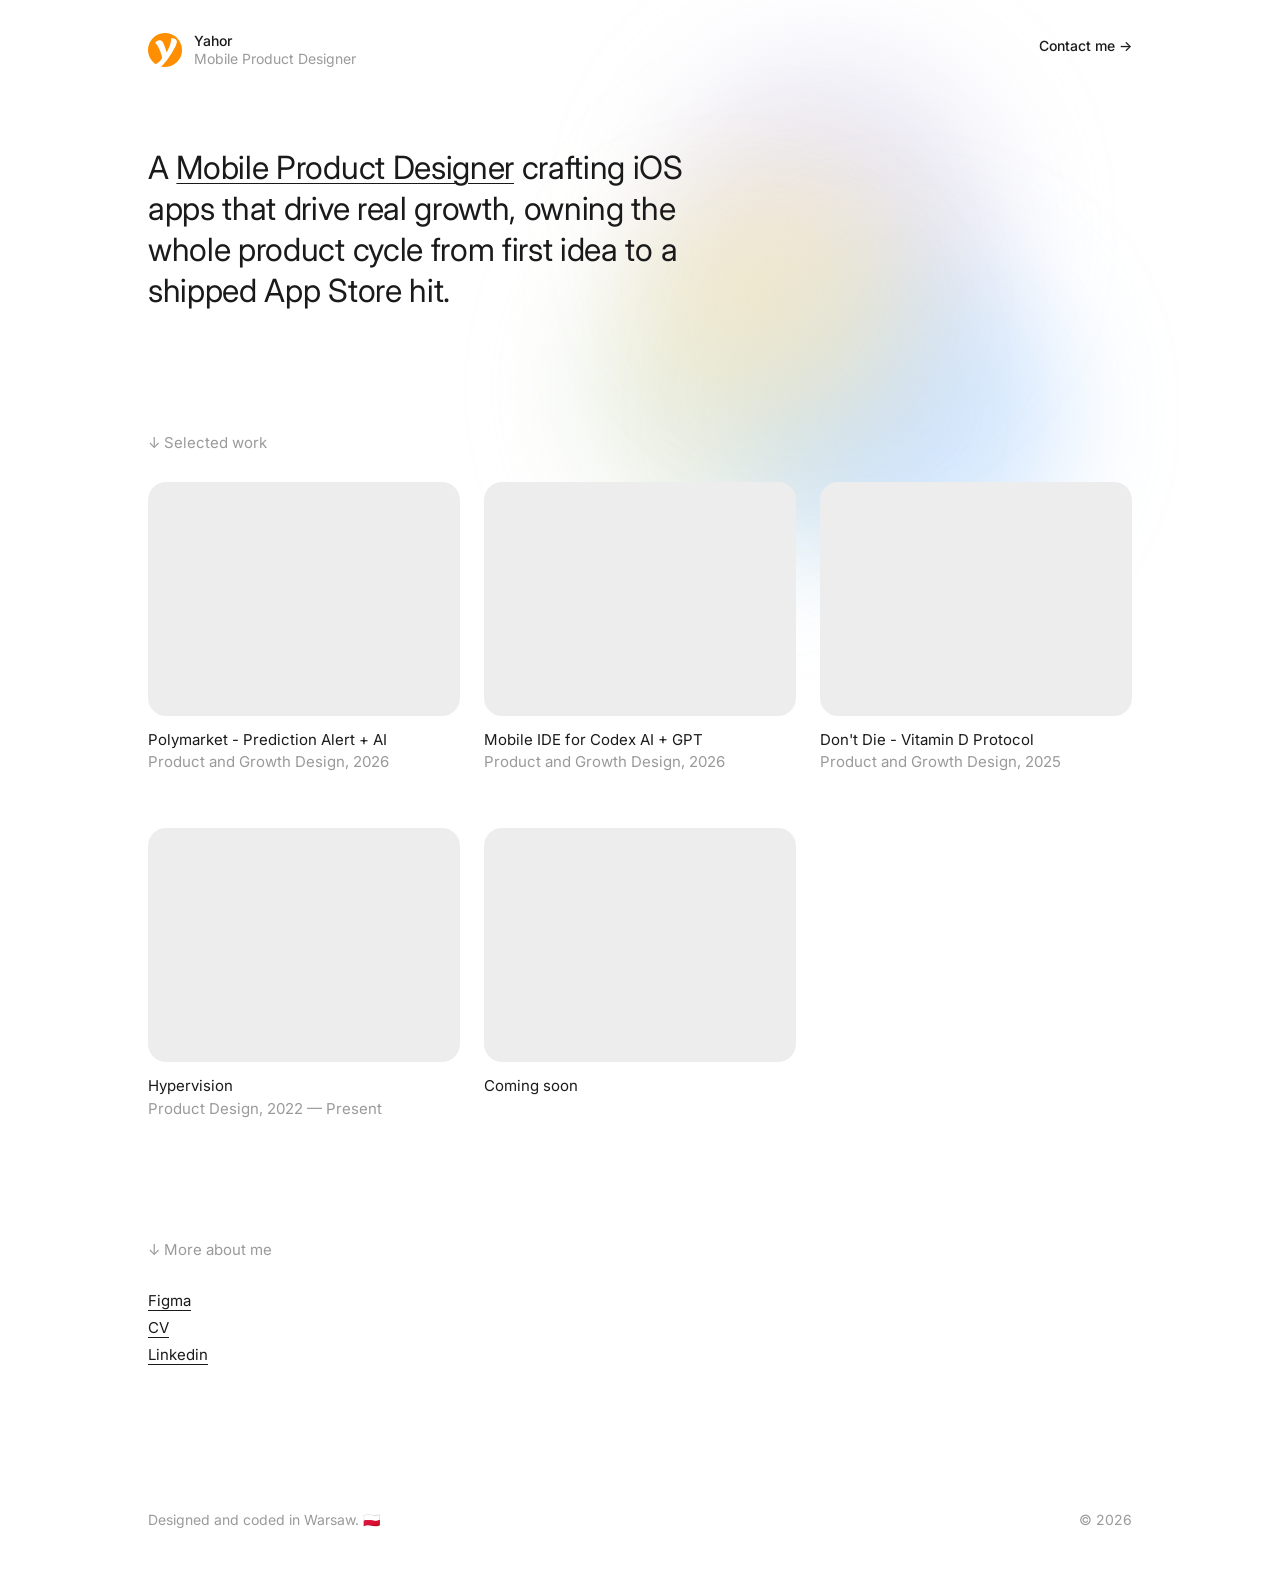
<file: index.html>
<!DOCTYPE html>
<html lang="ru">
<head>
  <meta charset="UTF-8" />
  <meta name="viewport" content="width=device-width, initial-scale=1.0" />
  <title>Yahor — iOS Growth Product Designer | Mobile App Design Portfolio</title>
  <meta name="description" content="iOS and mobile product designer specializing in growth design, conversion optimization, and app store success. Explore case studies in prediction markets, developer tools, health apps, and enterprise B2B platforms." />
  <meta name="keywords" content="iOS designer, mobile product designer, growth designer, app design, UX UI designer, conversion optimization, A/B testing, product design portfolio" />
  <meta name="author" content="Yahor Vasileuski" />
  <meta property="og:title" content="Yahor — iOS Growth Product Designer" />
  <meta property="og:description" content="Mobile product designer crafting iOS apps that drive real growth. Specializing in onboarding, monetization, and user retention." />
  <meta property="og:type" content="website" />
  <meta property="og:url" content="https://yahorvdesign.com" />
  <meta property="og:image" content="https://yahorvdesign.com/og-image.svg" />
  <meta property="og:image:width" content="1200" />
  <meta property="og:image:height" content="630" />
  <meta name="twitter:title" content="Yahor — iOS Growth Product Designer" />
  <meta name="twitter:description" content="Mobile product designer specializing in growth, conversion optimization, and app store success." />
  <meta name="viewport" content="width=device-width, initial-scale=1.0, viewport-fit=cover" />

  <link rel="icon" type="image/svg+xml" href="favicon.svg" />

  <link rel="preconnect" href="https://fonts.googleapis.com" />
  <link rel="preconnect" href="https://fonts.gstatic.com" crossorigin />
  <link href="https://fonts.googleapis.com/css2?family=Inter:wght@400;500&display=swap" rel="stylesheet" />

  <link rel="stylesheet" href="css/style.css" />

  <!-- Google tag (gtag.js) -->
  <script async src="https://www.googletagmanager.com/gtag/js?id=G-53ZBM9MT7W"></script>
  <script>
    window.dataLayer = window.dataLayer || [];
    function gtag(){dataLayer.push(arguments);}
    gtag('js', new Date());

    gtag('config', 'G-53ZBM9MT7W');
  </script>
</head>
<body>
  <div class="container">

    <!-- Header -->
    <header class="site-header" data-reveal>
      <a href="index.html" class="brand">
        <img src="logo.svg" alt="Yahor" class="brand__logo" />
        <span class="brand__text">
          <span class="brand__name">Yahor</span>
          <span class="brand__role">Mobile Product Designer</span>
        </span>
      </a>

      <nav class="nav">
        <a href="mailto:egorvasil123@gmail.com">Contact me <span class="arrow">→</span></a>
      </nav>
    </header>

    <!-- Intro -->
    <section class="intro" id="information" data-reveal>
      <!-- Animated background effect -->
      <svg class="intro__gradient" viewBox="0 0 600 600" xmlns="http://www.w3.org/2000/svg">
        <defs>
          <filter id="blur" x="-100%" y="-100%" width="300%" height="300%">
            <feGaussianBlur in="SourceGraphic" stdDeviation="50" />
          </filter>
        </defs>

        <!-- Animated blobs -->
        <circle class="blob blob-1" cx="320" cy="220" r="140" fill="#D9D7F0" opacity="0.6" filter="url(#blur)" />
        <circle class="blob blob-2" cx="240" cy="360" r="130" fill="#D7E3D0" opacity="0.55" filter="url(#blur)" />
        <circle class="blob blob-3" cx="380" cy="380" r="135" fill="#B4D6FD" opacity="0.6" filter="url(#blur)" />
        <circle class="blob blob-4" cx="280" cy="280" r="120" fill="#FDEAB9" opacity="0.55" filter="url(#blur)" />
      </svg>

      <h1 class="intro__text">
        A <a href="#" class="intro__link">Mobile Product Designer</a> crafting
        iOS apps that drive real growth, owning the whole product cycle from
        first idea to a shipped App Store hit.
      </h1>
    </section>

    <!-- Selected work -->
    <section class="work" id="lab">
      <h2 class="section-label" data-reveal><span class="arrow">↓</span> Selected work</h2>

      <div class="grid">

        <article class="project" data-reveal>
          <a href="project-1.html" class="project__media">
            <span class="placeholder"></span>
          </a>
          <div class="project__meta">
            <h3 class="project__title">Polymarket - Prediction Alert + AI</h3>
            <p class="project__info">Product and Growth Design, 2026</p>
          </div>
        </article>

        <article class="project" data-reveal>
          <a href="project-2.html" class="project__media">
            <span class="placeholder"></span>
          </a>
          <div class="project__meta">
            <h3 class="project__title">Mobile IDE for Codex AI + GPT</h3>
            <p class="project__info">Product and Growth Design, 2026</p>
          </div>
        </article>

        <article class="project" data-reveal>
          <a href="project-3.html" class="project__media">
            <span class="placeholder"></span>
          </a>
          <div class="project__meta">
            <h3 class="project__title">Don't Die - Vitamin D Protocol</h3>
            <p class="project__info">Product and Growth Design, 2025</p>
          </div>
        </article>

        <article class="project" data-reveal>
          <a href="project-4.html" class="project__media">
            <span class="placeholder"></span>
          </a>
          <div class="project__meta">
            <h3 class="project__title">Hypervision</h3>
            <p class="project__info">Product Design, 2022 — Present</p>
          </div>
        </article>

        <article class="project coming-soon" data-reveal>
          <div class="project__media">
            <span class="placeholder"></span>
          </div>
          <div class="project__meta">
            <h3 class="project__title">Coming soon</h3>
          </div>
        </article>

      </div>
    </section>

    <!-- More about me -->
    <section class="contact" id="contact" data-reveal>
      <h2 class="section-label"><span class="arrow">↓</span> More about me</h2>
      <ul class="contact__links">
        <li><a href="https://www.figma.com/@yahorv" target="_blank" rel="noopener">Figma</a></li>
        <li><a href="#" target="_blank" rel="noopener">CV</a></li>
        <li><a href="https://www.linkedin.com/in/yahorvasileuski/" target="_blank" rel="noopener">Linkedin</a></li>
      </ul>
    </section>

    <!-- Footer -->
    <footer class="site-footer" data-reveal>
      <p>Designed and coded in Warsaw. 🇵🇱</p>
      <p>© 2026</p>
    </footer>

  </div>

  <script src="https://code.jquery.com/jquery-3.7.1.min.js"></script>
  <script src="js/main.js"></script>
</body>
</html>
</file>
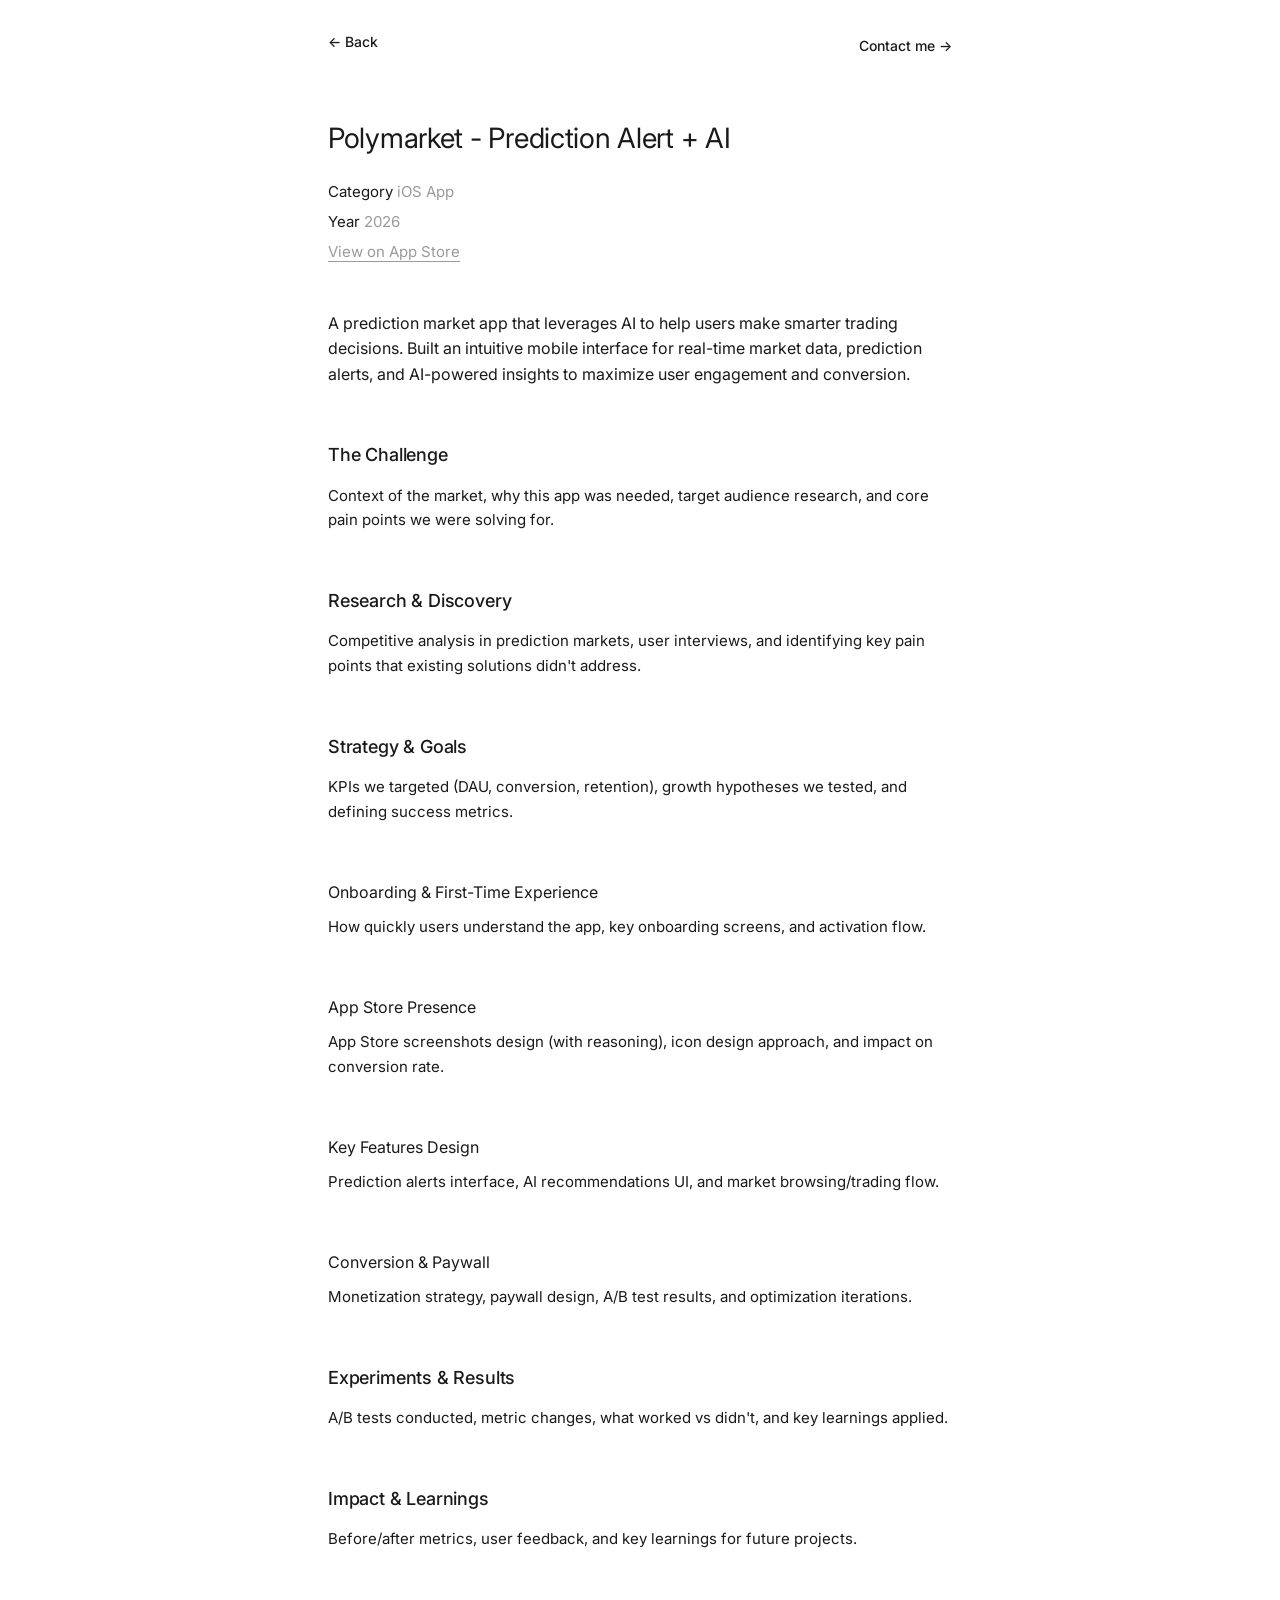
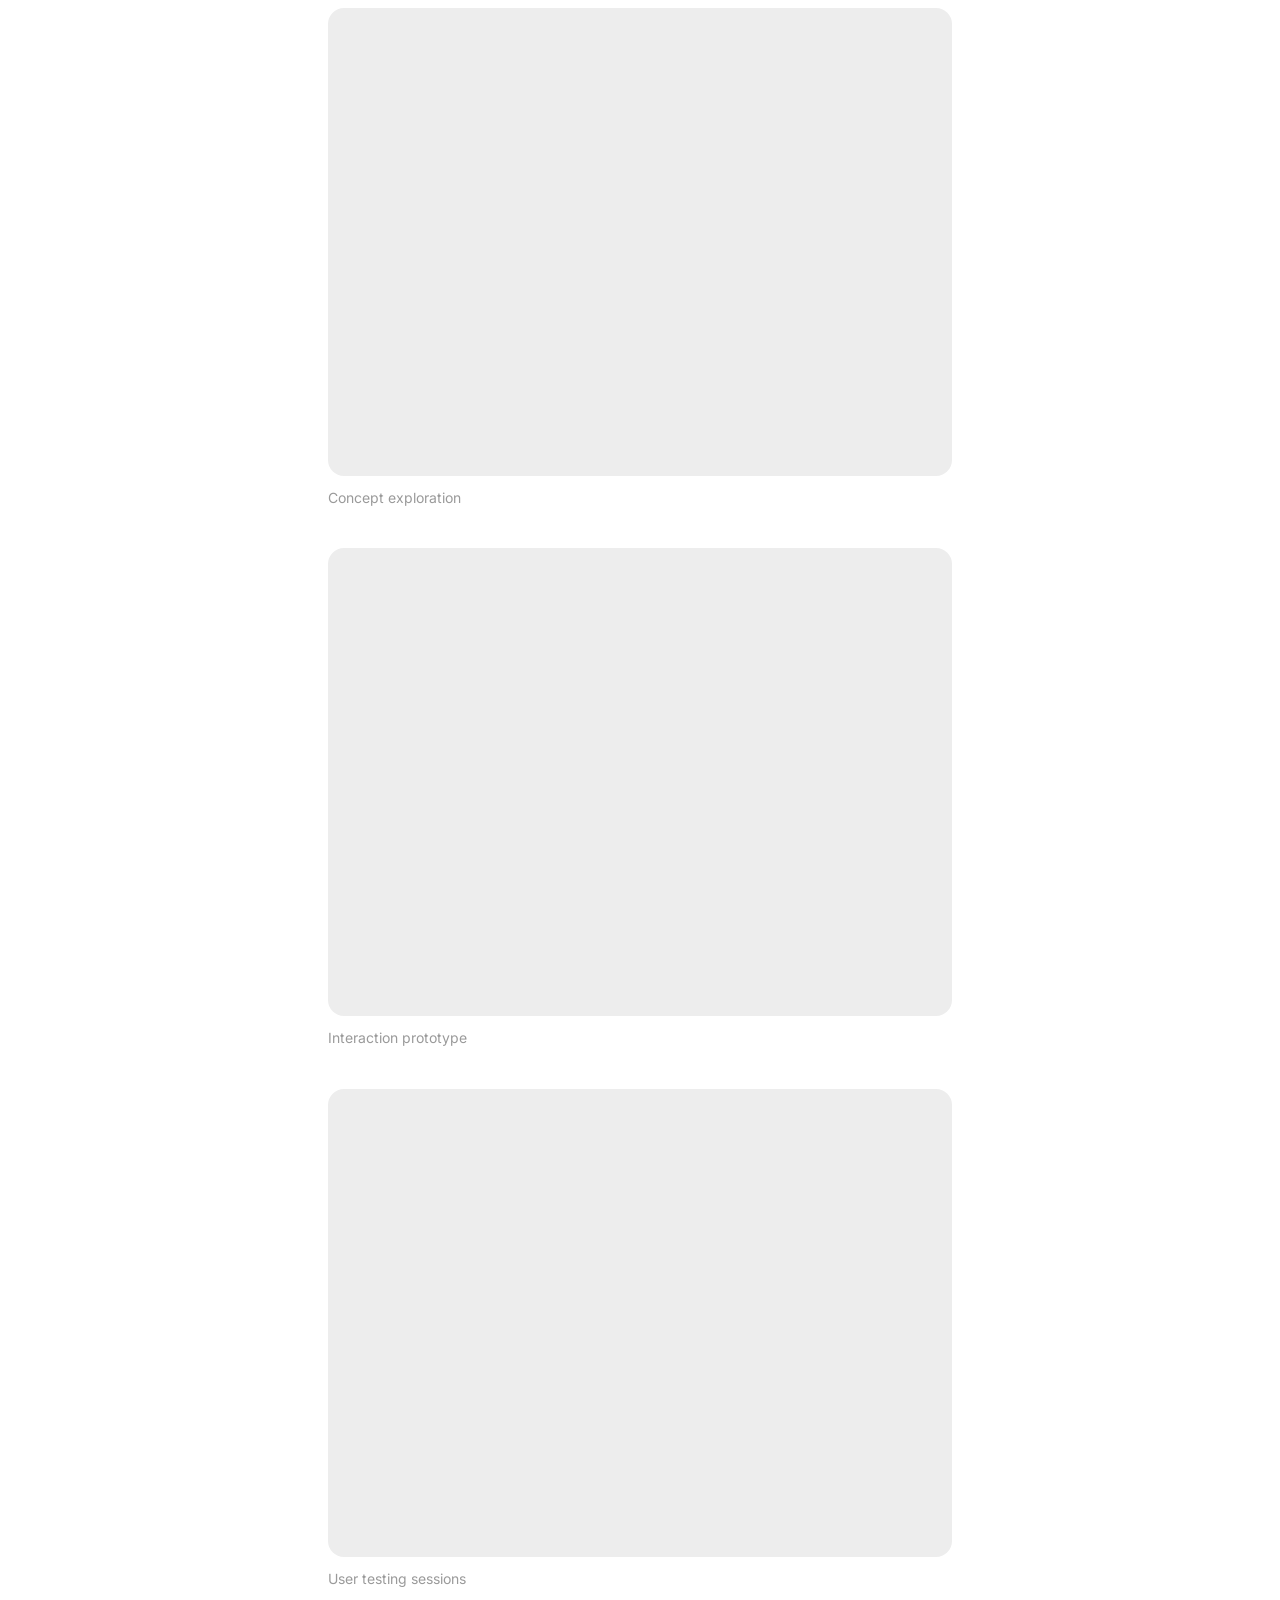
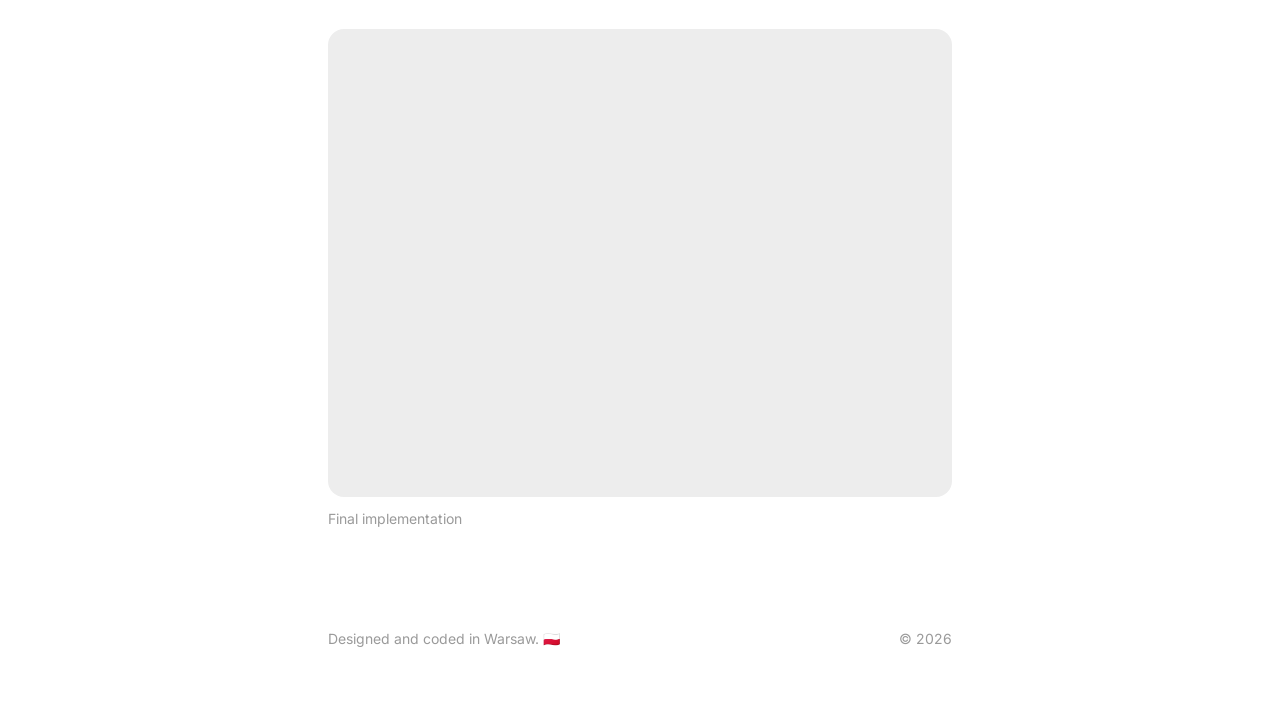
<file: project-1.html>
<!DOCTYPE html>
<html lang="ru">
<head>
  <meta charset="UTF-8" />
  <meta name="viewport" content="width=device-width, initial-scale=1.0" />
  <title>Polymarket Growth Case Study | iOS Prediction App Design | Yahor</title>
  <meta name="description" content="Growth design case study: Polymarket iOS app. Explored user onboarding optimization, App Store conversion, paywall design, and A/B testing to drive DAU and retention metrics." />
  <meta name="keywords" content="growth design, app store optimization, iOS design, conversion funnel, paywall design, A/B testing, mobile app case study" />
  <meta property="og:title" content="Polymarket Growth Design Case Study" />
  <meta property="og:description" content="How I optimized onboarding, app store presence, and monetization to drive growth metrics." />
  <meta property="og:image" content="https://yahorvdesign.com/og-image.svg" />
  <meta property="og:image:width" content="1200" />
  <meta property="og:image:height" content="630" />
  <meta name="twitter:card" content="summary_large_image" />
  <meta name="twitter:image" content="https://yahorvdesign.com/og-image.svg" />

  <link rel="icon" type="image/svg+xml" href="../favicon.svg" />

  <link rel="preconnect" href="https://fonts.googleapis.com" />
  <link rel="preconnect" href="https://fonts.gstatic.com" crossorigin />
  <link href="https://fonts.googleapis.com/css2?family=Inter:wght@400;500&display=swap" rel="stylesheet" />

  <link rel="stylesheet" href="css/style.css" />

  <!-- Google tag (gtag.js) -->
  <script async src="https://www.googletagmanager.com/gtag/js?id=G-53ZBM9MT7W"></script>
  <script>
    window.dataLayer = window.dataLayer || [];
    function gtag(){dataLayer.push(arguments);}
    gtag('js', new Date());

    gtag('config', 'G-53ZBM9MT7W');
  </script>
</head>
<body class="project-polymarket">
  <div class="container case-study">

    <!-- Header -->
    <header class="site-header case-header" data-reveal>
      <a href="index.html" class="back-btn">← Back</a>

      <nav class="nav">
        <a href="mailto:egorvasil123@gmail.com">Contact me <span class="arrow">→</span></a>
      </nav>
    </header>

    <!-- Project header -->
    <div class="case-intro" data-reveal>
      <h1 class="case-title">Polymarket - Prediction Alert + AI</h1>
      <div class="case-meta">
        <p><strong>Category</strong> iOS App</p>
        <p><strong>Year</strong> 2026</p>
        <p><a href="https://apps.apple.com/us/app/polymarket-prediction-alert-ai/id6760471596" target="_blank" rel="noopener" style="text-decoration: underline; text-underline-offset: 4px;">View on App Store</a></p>
      </div>
    </div>

    <!-- Overview -->
    <article class="case-content" data-reveal>
      <p class="case-description">
        A prediction market app that leverages AI to help users make smarter trading decisions. Built an intuitive mobile interface for real-time market data, prediction alerts, and AI-powered insights to maximize user engagement and conversion.
      </p>
    </article>

    <!-- Section: The Challenge -->
    <section class="case-section" data-reveal>
      <h2 class="case-section-title">The Challenge</h2>
      <p class="case-text">Context of the market, why this app was needed, target audience research, and core pain points we were solving for.</p>
    </section>

    <!-- Section: Research & Discovery -->
    <section class="case-section" data-reveal>
      <h2 class="case-section-title">Research & Discovery</h2>
      <p class="case-text">Competitive analysis in prediction markets, user interviews, and identifying key pain points that existing solutions didn't address.</p>
    </section>

    <!-- Section: Strategy & Goals -->
    <section class="case-section" data-reveal>
      <h2 class="case-section-title">Strategy & Goals</h2>
      <p class="case-text">KPIs we targeted (DAU, conversion, retention), growth hypotheses we tested, and defining success metrics.</p>
    </section>

    <!-- Section: Design Decisions -->
    <section class="case-section" data-reveal>
      <h3 class="case-subsection-title">Onboarding & First-Time Experience</h3>
      <p class="case-text">How quickly users understand the app, key onboarding screens, and activation flow.</p>
    </section>

    <section class="case-section" data-reveal>
      <h3 class="case-subsection-title">App Store Presence</h3>
      <p class="case-text">App Store screenshots design (with reasoning), icon design approach, and impact on conversion rate.</p>
    </section>

    <section class="case-section" data-reveal>
      <h3 class="case-subsection-title">Key Features Design</h3>
      <p class="case-text">Prediction alerts interface, AI recommendations UI, and market browsing/trading flow.</p>
    </section>

    <section class="case-section" data-reveal>
      <h3 class="case-subsection-title">Conversion & Paywall</h3>
      <p class="case-text">Monetization strategy, paywall design, A/B test results, and optimization iterations.</p>
    </section>

    <!-- Section: Experiments & Iterations -->
    <section class="case-section" data-reveal>
      <h2 class="case-section-title">Experiments & Results</h2>
      <p class="case-text">A/B tests conducted, metric changes, what worked vs didn't, and key learnings applied.</p>
    </section>

    <!-- Section: Impact -->
    <section class="case-section" data-reveal>
      <h2 class="case-section-title">Impact & Learnings</h2>
      <p class="case-text">Before/after metrics, user feedback, and key learnings for future projects.</p>
    </section>

    <!-- Gallery stack -->
    <div class="case-gallery">
      <figure class="case-figure" data-reveal>
        <span class="placeholder"></span>
        <figcaption>Concept exploration</figcaption>
      </figure>

      <figure class="case-figure" data-reveal>
        <span class="placeholder"></span>
        <figcaption>Interaction prototype</figcaption>
      </figure>

      <figure class="case-figure" data-reveal>
        <span class="placeholder"></span>
        <figcaption>User testing sessions</figcaption>
      </figure>

      <figure class="case-figure" data-reveal>
        <span class="placeholder"></span>
        <figcaption>Final implementation</figcaption>
      </figure>
    </div>

    <!-- Footer -->
    <footer class="site-footer" data-reveal>
      <p>Designed and coded in Warsaw. 🇵🇱</p>
      <p>© 2026</p>
    </footer>

  </div>

  <script src="https://code.jquery.com/jquery-3.7.1.min.js"></script>
  <script src="js/main.js"></script>
</body>
</html>
</file>
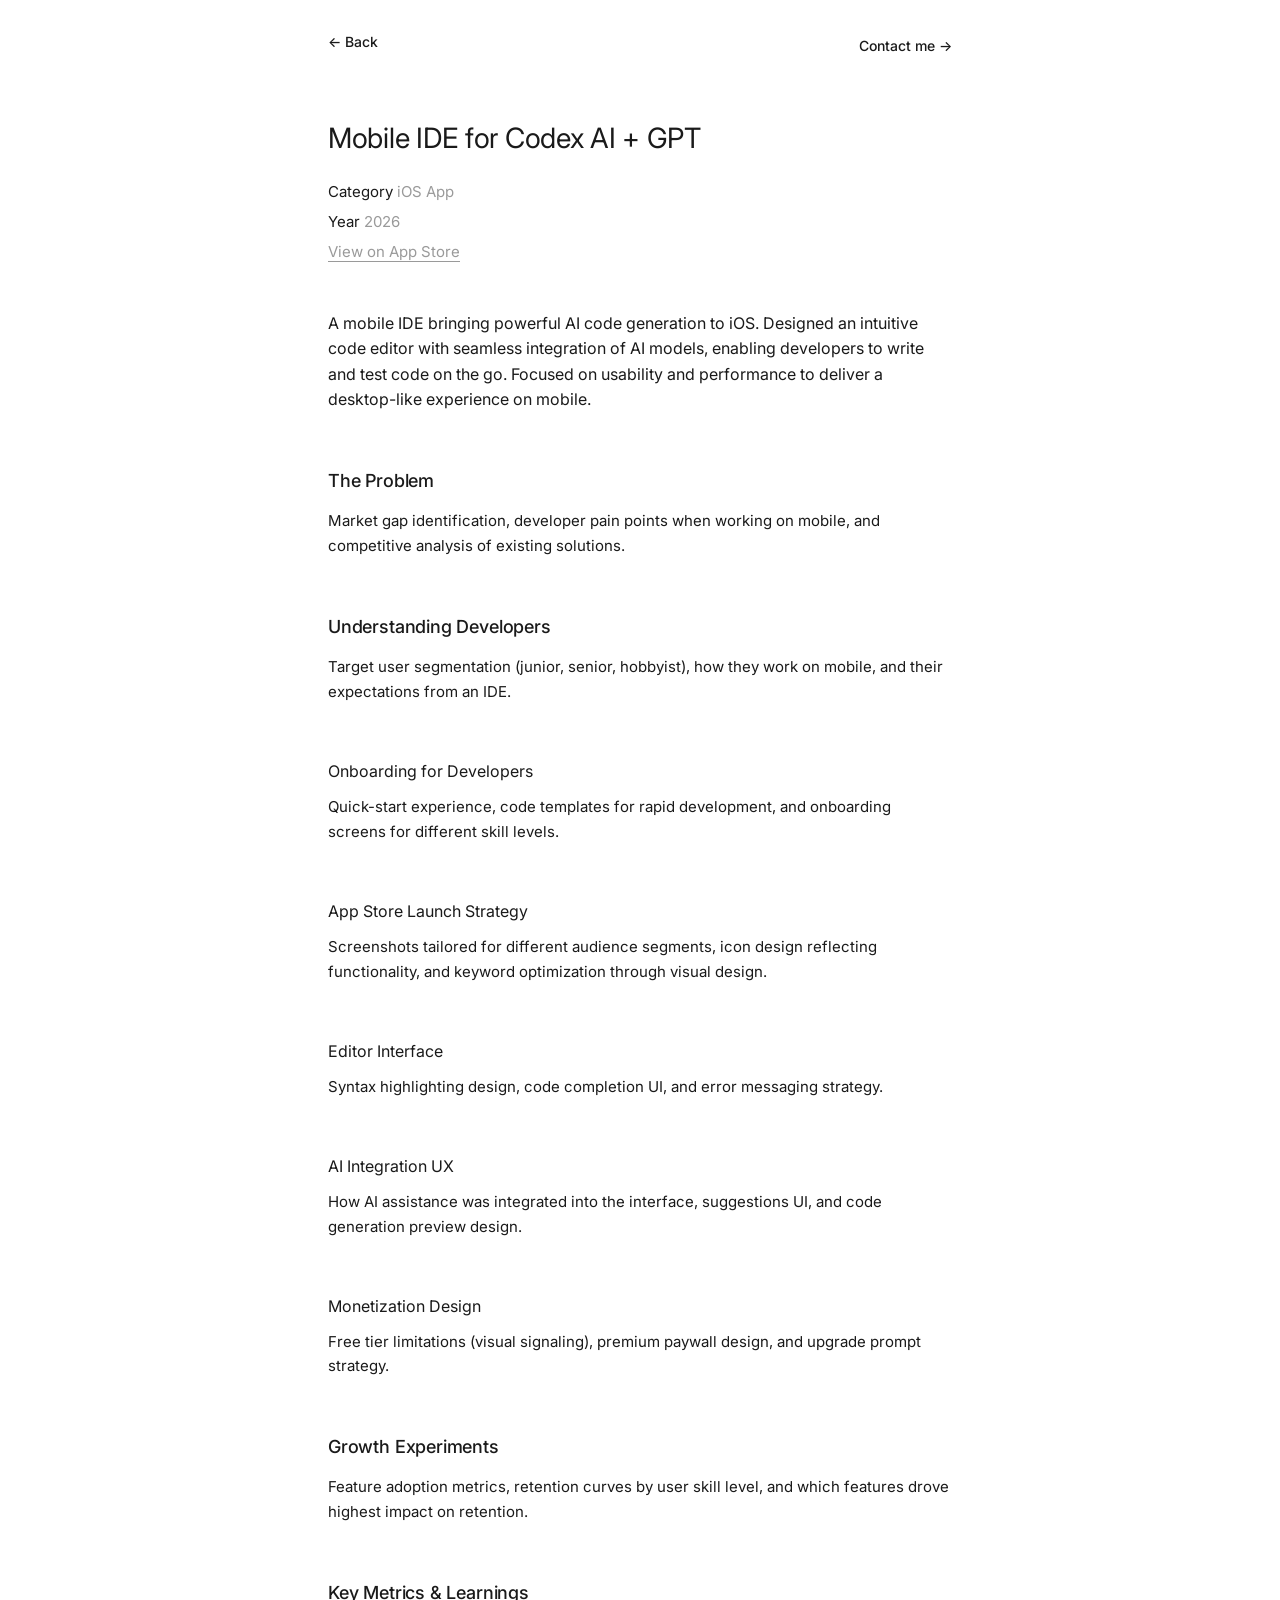
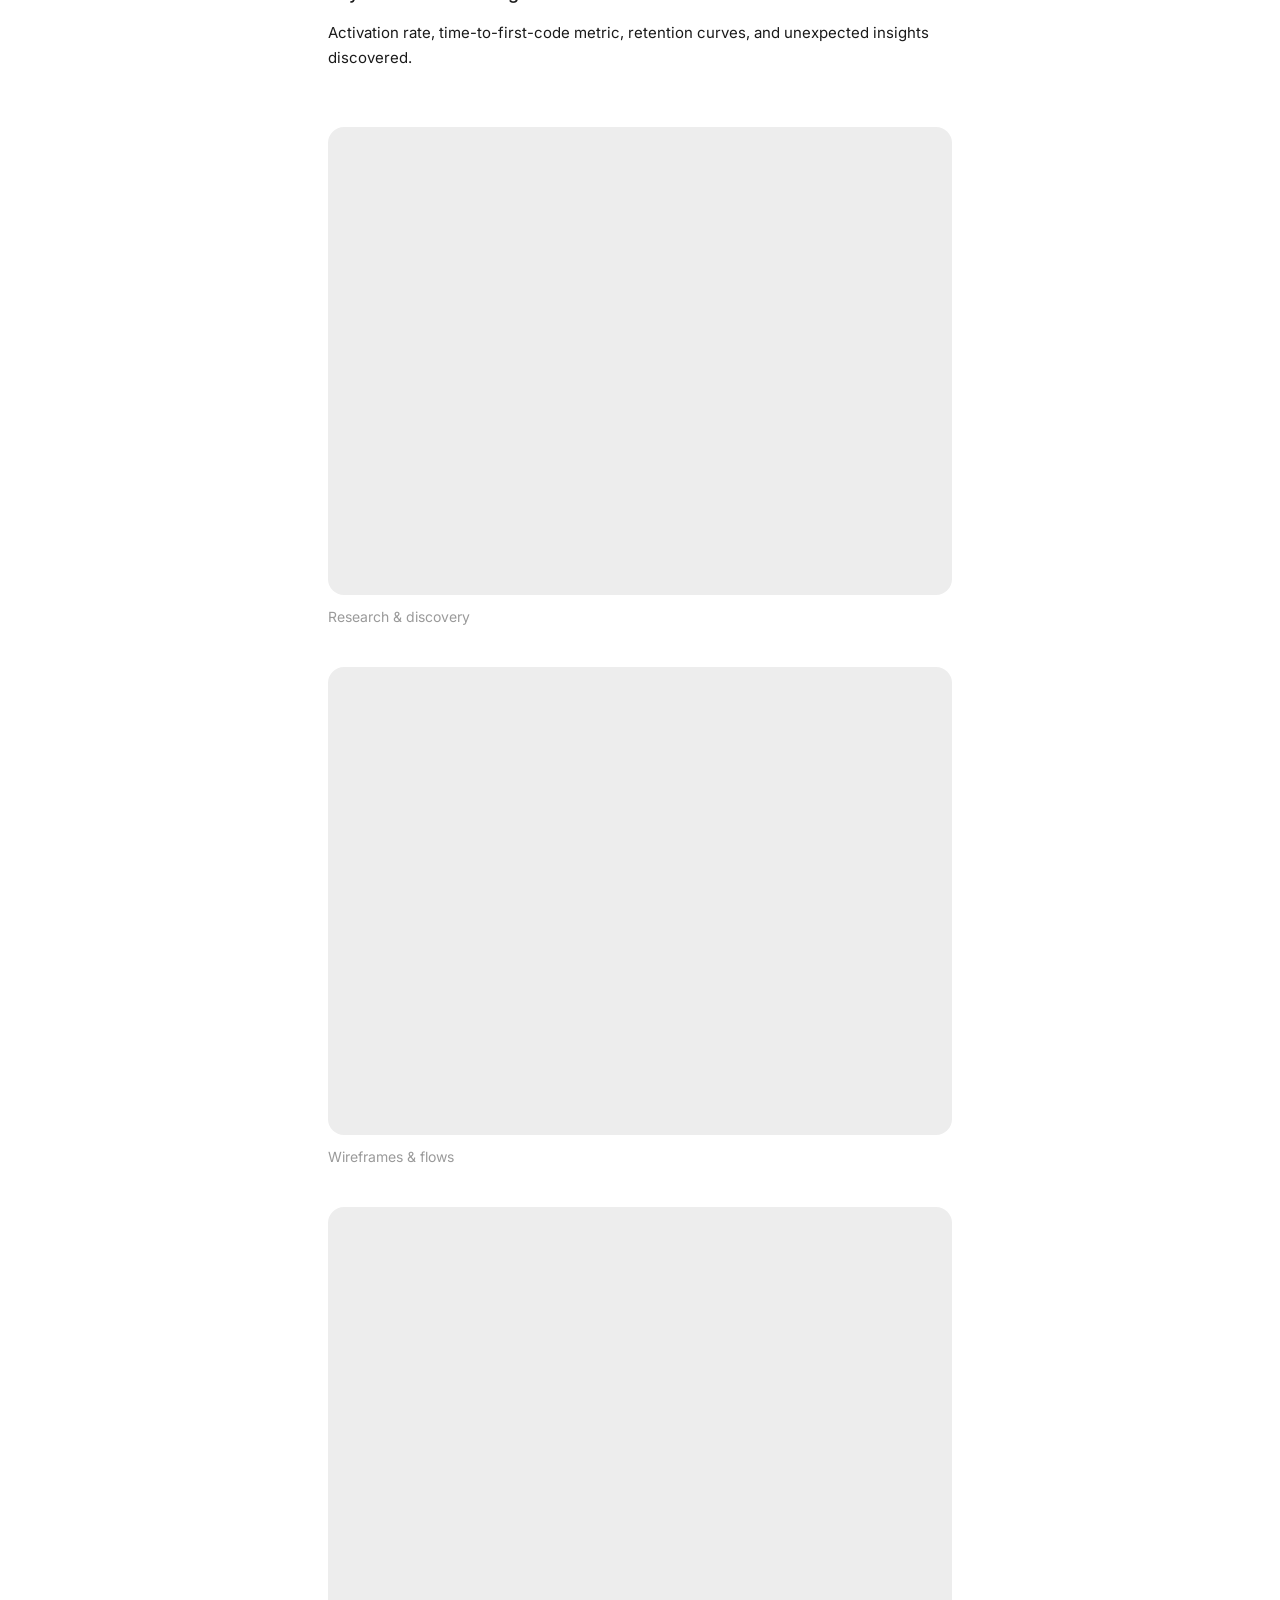
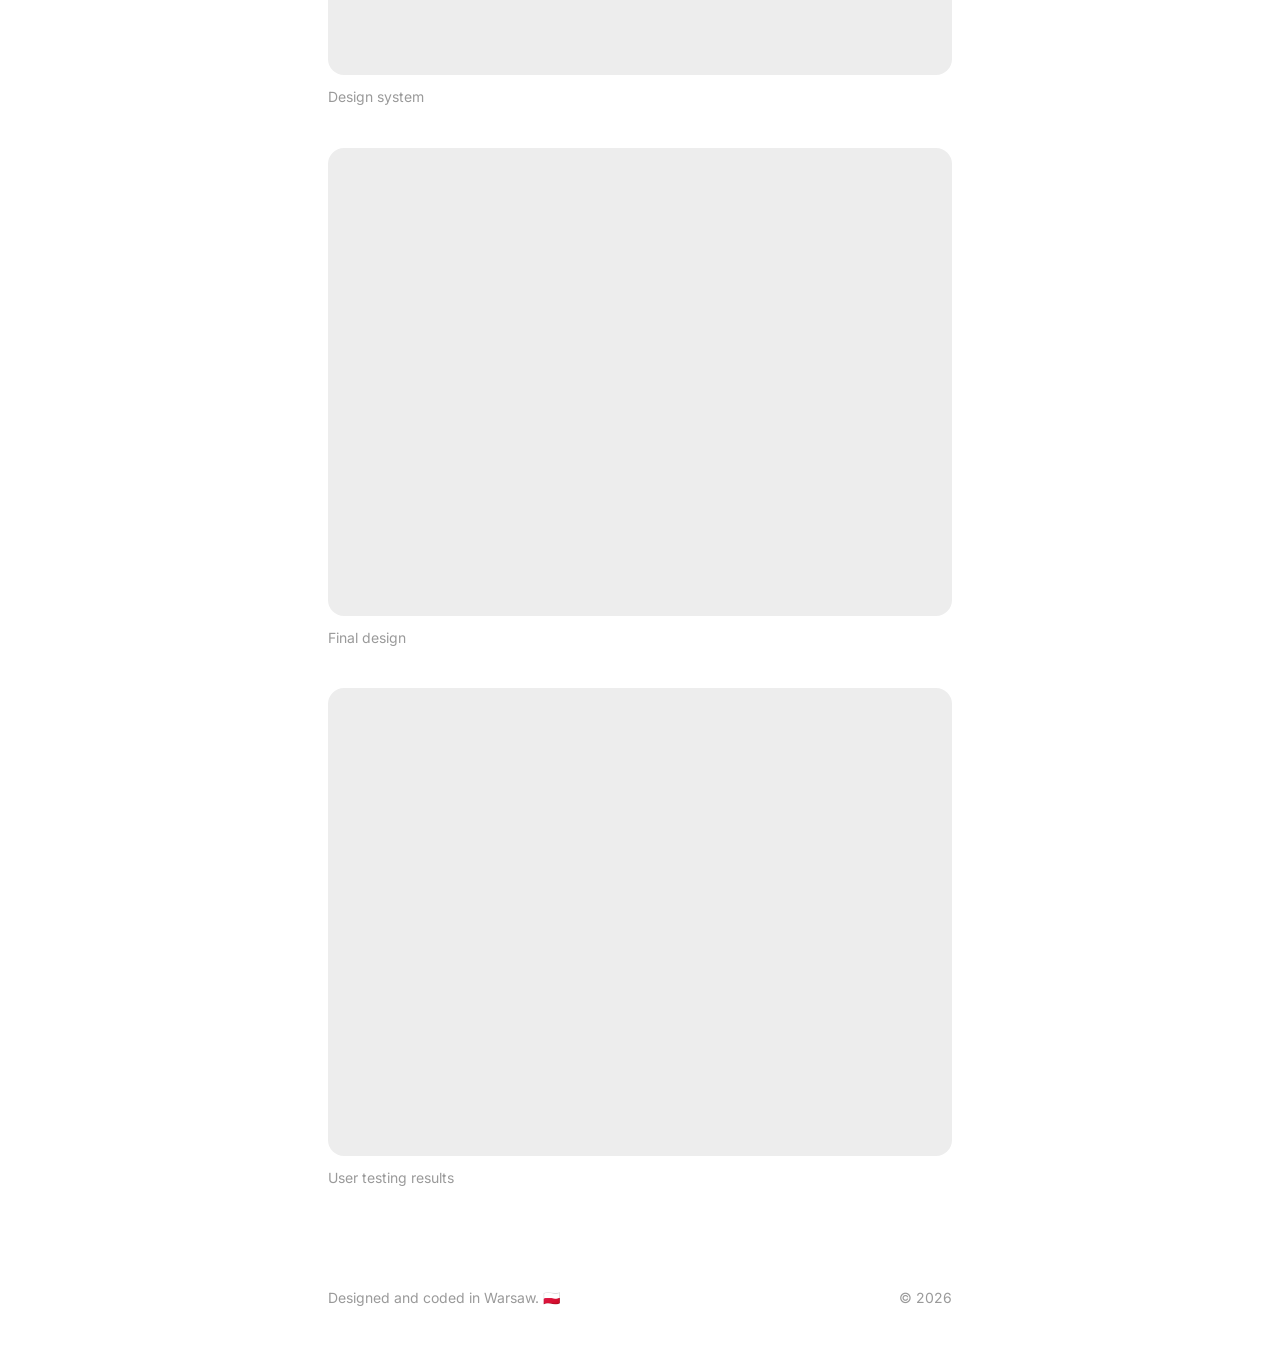
<file: project-2.html>
<!DOCTYPE html>
<html lang="ru">
<head>
  <meta charset="UTF-8" />
  <meta name="viewport" content="width=device-width, initial-scale=1.0" />
  <title>Mobile IDE Growth Case Study | iOS Developer Tool Design | Yahor</title>
  <meta name="description" content="Growth design case study: Mobile IDE for developers on iOS. Designed onboarding for developer activation, App Store optimization for niche audience, and monetization strategy to drive retention." />
  <meta name="keywords" content="iOS developer tool, growth design, product design, developer onboarding, app store optimization, niche product design, mobile IDE" />
  <meta property="og:title" content="Mobile IDE Growth Design Case Study" />
  <meta property="og:description" content="Designing a developer tool that drives activation, retention, and paid conversion." />
  <meta property="og:image" content="https://yahorvdesign.com/og-image.svg" />
  <meta property="og:image:width" content="1200" />
  <meta property="og:image:height" content="630" />
  <meta name="twitter:card" content="summary_large_image" />
  <meta name="twitter:image" content="https://yahorvdesign.com/og-image.svg" />

  <link rel="icon" type="image/svg+xml" href="../favicon.svg" />

  <link rel="preconnect" href="https://fonts.googleapis.com" />
  <link rel="preconnect" href="https://fonts.gstatic.com" crossorigin />
  <link href="https://fonts.googleapis.com/css2?family=Inter:wght@400;500&display=swap" rel="stylesheet" />

  <link rel="stylesheet" href="css/style.css" />

  <!-- Google tag (gtag.js) -->
  <script async src="https://www.googletagmanager.com/gtag/js?id=G-53ZBM9MT7W"></script>
  <script>
    window.dataLayer = window.dataLayer || [];
    function gtag(){dataLayer.push(arguments);}
    gtag('js', new Date());

    gtag('config', 'G-53ZBM9MT7W');
  </script>
</head>
<body class="project-mobile-ide">
  <div class="container case-study">

    <!-- Header -->
    <header class="site-header case-header" data-reveal>
      <a href="index.html" class="back-btn">← Back</a>

      <nav class="nav">
        <a href="mailto:egorvasil123@gmail.com">Contact me <span class="arrow">→</span></a>
      </nav>
    </header>

    <!-- Project header -->
    <div class="case-intro" data-reveal>
      <h1 class="case-title">Mobile IDE for Codex AI + GPT</h1>
      <div class="case-meta">
        <p><strong>Category</strong> iOS App</p>
        <p><strong>Year</strong> 2026</p>
        <p><a href="https://apps.apple.com/us/app/mobile-ide-for-codex-ai-gpt/id6761128531" target="_blank" rel="noopener" style="text-decoration: underline; text-underline-offset: 4px;">View on App Store</a></p>
      </div>
    </div>

    <!-- Overview -->
    <article class="case-content" data-reveal>
      <p class="case-description">
        A mobile IDE bringing powerful AI code generation to iOS. Designed an intuitive code editor with seamless integration of AI models, enabling developers to write and test code on the go. Focused on usability and performance to deliver a desktop-like experience on mobile.
      </p>
    </article>

    <!-- Section: The Problem -->
    <section class="case-section" data-reveal>
      <h2 class="case-section-title">The Problem</h2>
      <p class="case-text">Market gap identification, developer pain points when working on mobile, and competitive analysis of existing solutions.</p>
    </section>

    <!-- Section: Understanding Developers -->
    <section class="case-section" data-reveal>
      <h2 class="case-section-title">Understanding Developers</h2>
      <p class="case-text">Target user segmentation (junior, senior, hobbyist), how they work on mobile, and their expectations from an IDE.</p>
    </section>

    <!-- Section: Core Experience Design -->
    <section class="case-section" data-reveal>
      <h3 class="case-subsection-title">Onboarding for Developers</h3>
      <p class="case-text">Quick-start experience, code templates for rapid development, and onboarding screens for different skill levels.</p>
    </section>

    <section class="case-section" data-reveal>
      <h3 class="case-subsection-title">App Store Launch Strategy</h3>
      <p class="case-text">Screenshots tailored for different audience segments, icon design reflecting functionality, and keyword optimization through visual design.</p>
    </section>

    <section class="case-section" data-reveal>
      <h3 class="case-subsection-title">Editor Interface</h3>
      <p class="case-text">Syntax highlighting design, code completion UI, and error messaging strategy.</p>
    </section>

    <section class="case-section" data-reveal>
      <h3 class="case-subsection-title">AI Integration UX</h3>
      <p class="case-text">How AI assistance was integrated into the interface, suggestions UI, and code generation preview design.</p>
    </section>

    <section class="case-section" data-reveal>
      <h3 class="case-subsection-title">Monetization Design</h3>
      <p class="case-text">Free tier limitations (visual signaling), premium paywall design, and upgrade prompt strategy.</p>
    </section>

    <!-- Section: Growth Experiments -->
    <section class="case-section" data-reveal>
      <h2 class="case-section-title">Growth Experiments</h2>
      <p class="case-text">Feature adoption metrics, retention curves by user skill level, and which features drove highest impact on retention.</p>
    </section>

    <!-- Section: Key Metrics -->
    <section class="case-section" data-reveal>
      <h2 class="case-section-title">Key Metrics & Learnings</h2>
      <p class="case-text">Activation rate, time-to-first-code metric, retention curves, and unexpected insights discovered.</p>
    </section>

    <!-- Gallery stack -->
    <div class="case-gallery">
      <figure class="case-figure" data-reveal>
        <span class="placeholder"></span>
        <figcaption>Research & discovery</figcaption>
      </figure>

      <figure class="case-figure" data-reveal>
        <span class="placeholder"></span>
        <figcaption>Wireframes & flows</figcaption>
      </figure>

      <figure class="case-figure" data-reveal>
        <span class="placeholder"></span>
        <figcaption>Design system</figcaption>
      </figure>

      <figure class="case-figure" data-reveal>
        <span class="placeholder"></span>
        <figcaption>Final design</figcaption>
      </figure>

      <figure class="case-figure" data-reveal>
        <span class="placeholder"></span>
        <figcaption>User testing results</figcaption>
      </figure>
    </div>

    <!-- Footer -->
    <footer class="site-footer" data-reveal>
      <p>Designed and coded in Warsaw. 🇵🇱</p>
      <p>© 2026</p>
    </footer>

  </div>

  <script src="https://code.jquery.com/jquery-3.7.1.min.js"></script>
  <script src="js/main.js"></script>
</body>
</html>
</file>
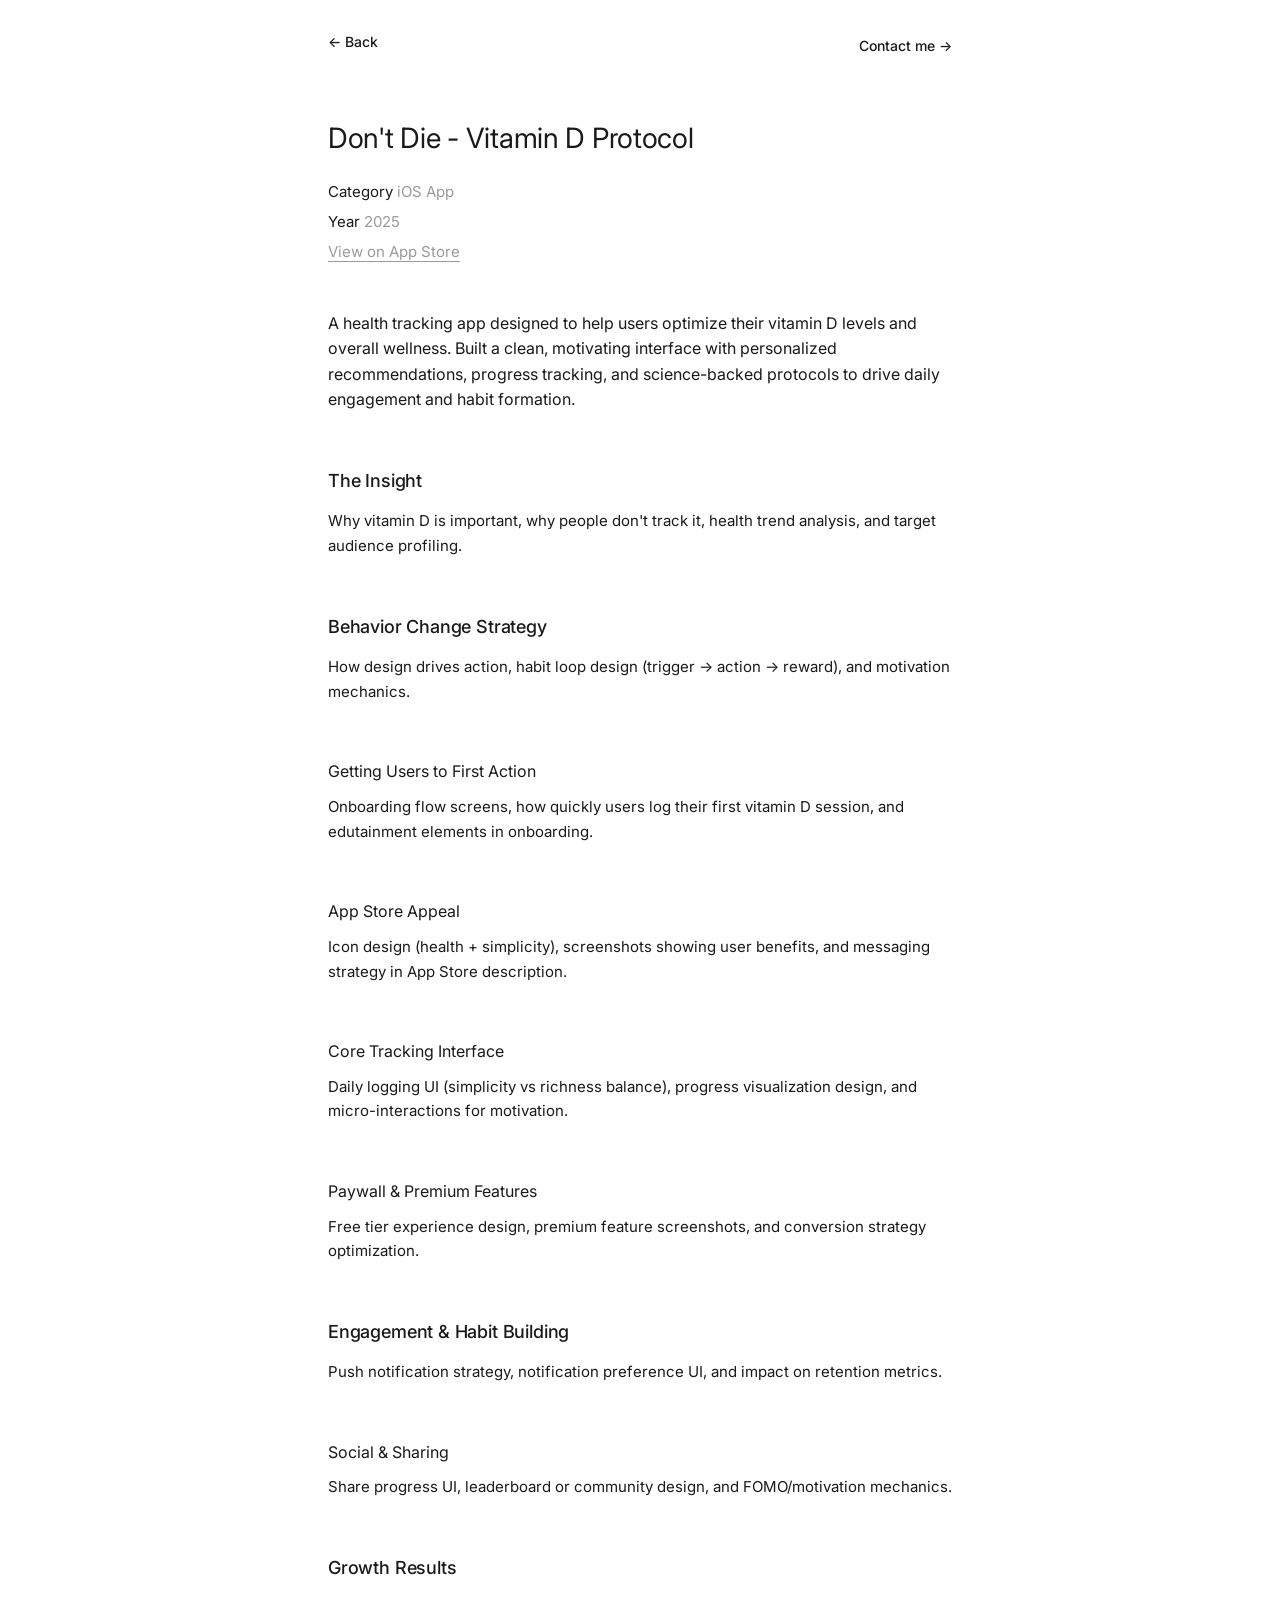
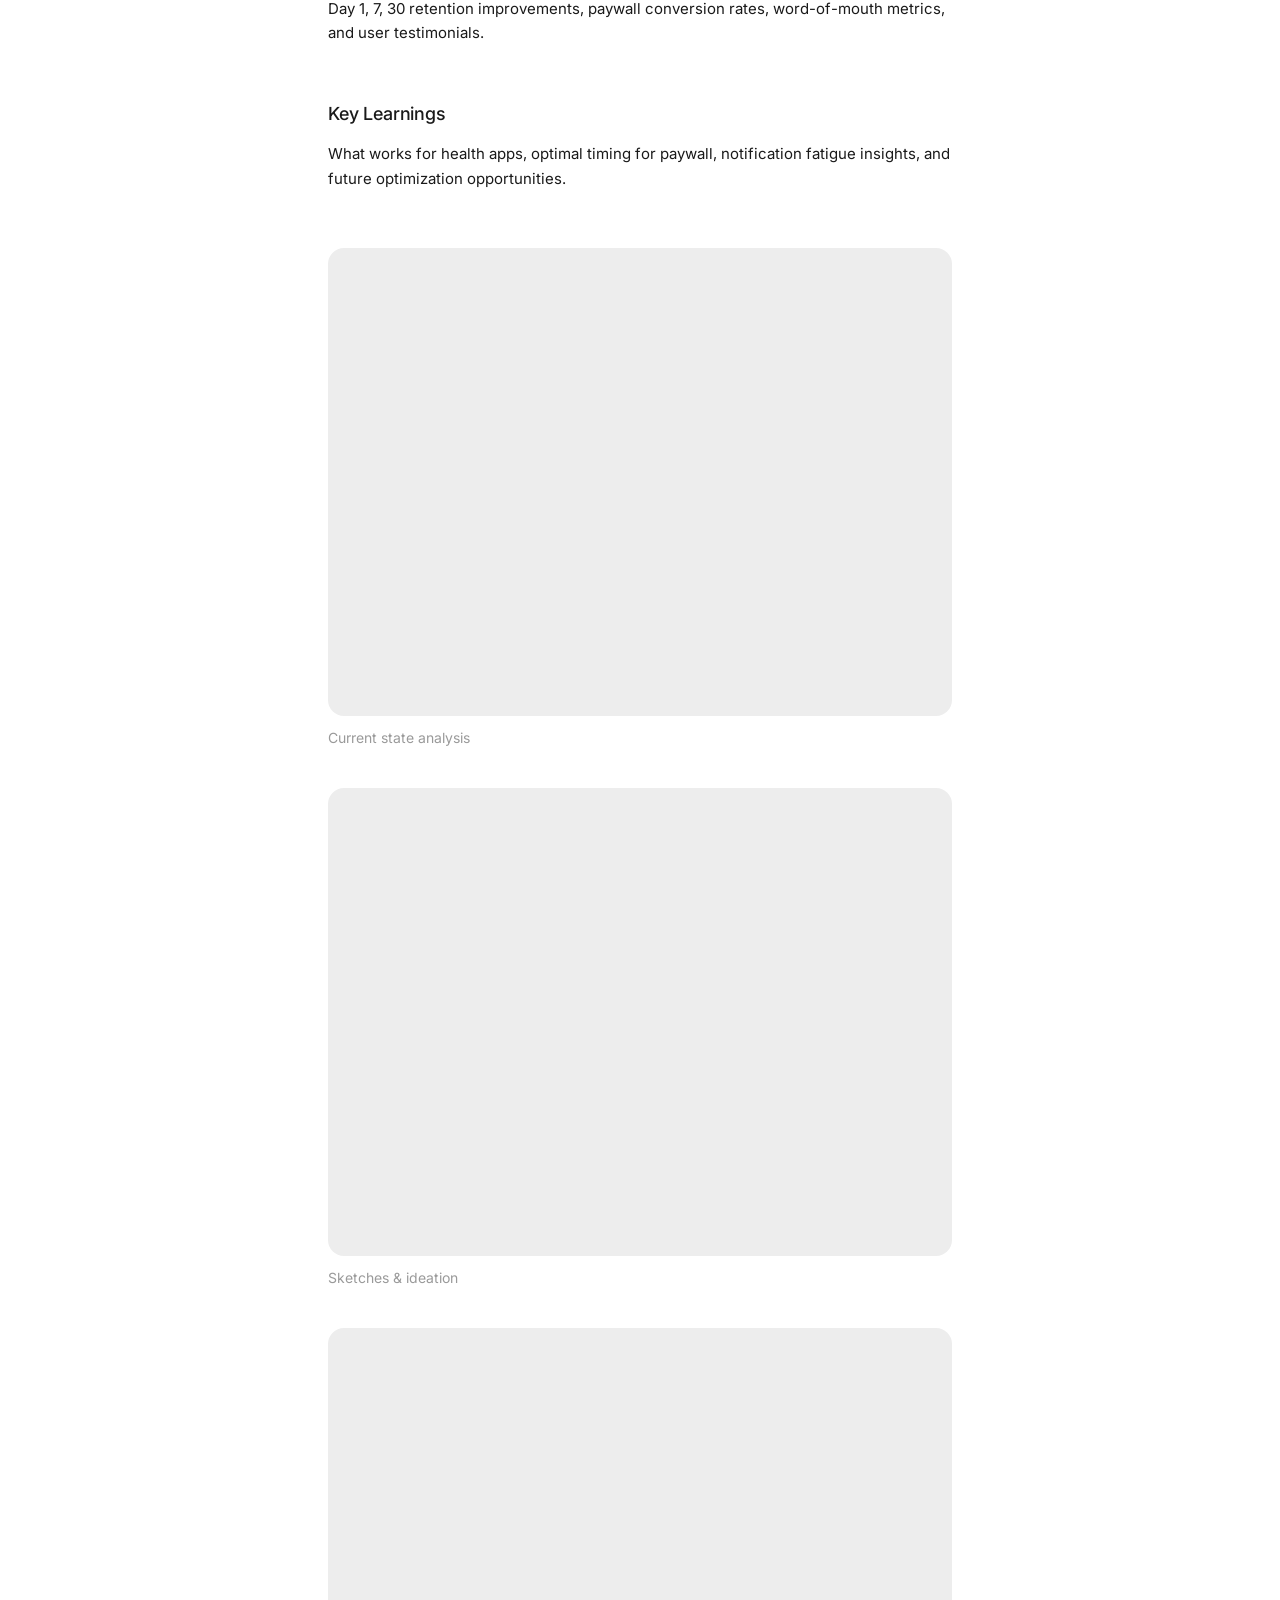
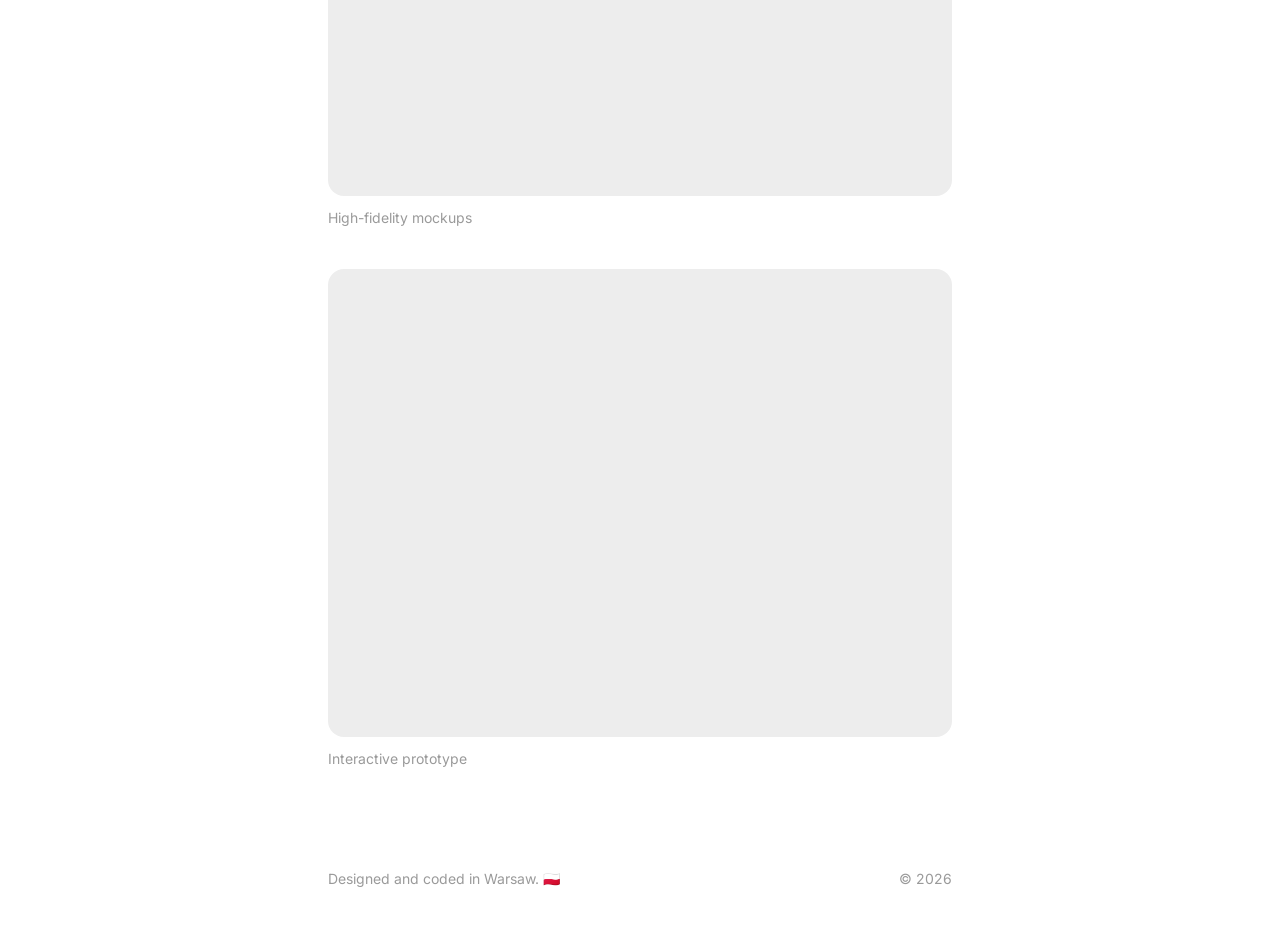
<file: project-3.html>
<!DOCTYPE html>
<html lang="ru">
<head>
  <meta charset="UTF-8" />
  <meta name="viewport" content="width=device-width, initial-scale=1.0" />
  <title>Health App Growth Design Case Study | Don't Die | Yahor</title>
  <meta name="description" content="Growth design case study: Don't Die health tracking app. Optimized user onboarding, habit formation design, notification strategy, and paywall conversion to drive 30-day retention." />
  <meta name="keywords" content="health app design, growth design, habit formation, mobile onboarding, paywall design, retention metrics, iOS app case study" />
  <meta property="og:title" content="Don't Die Health App Growth Case Study" />
  <meta property="og:description" content="Designing for behavior change: onboarding, notifications, social engagement, and monetization." />
  <meta property="og:image" content="https://yahorvdesign.com/og-image.svg" />
  <meta property="og:image:width" content="1200" />
  <meta property="og:image:height" content="630" />
  <meta name="twitter:card" content="summary_large_image" />
  <meta name="twitter:image" content="https://yahorvdesign.com/og-image.svg" />

  <link rel="icon" type="image/svg+xml" href="../favicon.svg" />

  <link rel="preconnect" href="https://fonts.googleapis.com" />
  <link rel="preconnect" href="https://fonts.gstatic.com" crossorigin />
  <link href="https://fonts.googleapis.com/css2?family=Inter:wght@400;500&display=swap" rel="stylesheet" />

  <link rel="stylesheet" href="css/style.css" />

  <!-- Google tag (gtag.js) -->
  <script async src="https://www.googletagmanager.com/gtag/js?id=G-53ZBM9MT7W"></script>
  <script>
    window.dataLayer = window.dataLayer || [];
    function gtag(){dataLayer.push(arguments);}
    gtag('js', new Date());

    gtag('config', 'G-53ZBM9MT7W');
  </script>
</head>
<body class="project-dont-die">
  <div class="container case-study">

    <!-- Header -->
    <header class="site-header case-header" data-reveal>
      <a href="index.html" class="back-btn">← Back</a>

      <nav class="nav">
        <a href="mailto:egorvasil123@gmail.com">Contact me <span class="arrow">→</span></a>
      </nav>
    </header>

    <!-- Project header -->
    <div class="case-intro" data-reveal>
      <h1 class="case-title">Don't Die - Vitamin D Protocol</h1>
      <div class="case-meta">
        <p><strong>Category</strong> iOS App</p>
        <p><strong>Year</strong> 2025</p>
        <p><a href="https://apps.apple.com/us/app/dont-die-vitamin-d-protocol/id6759393447" target="_blank" rel="noopener" style="text-decoration: underline; text-underline-offset: 4px;">View on App Store</a></p>
      </div>
    </div>

    <!-- Overview -->
    <article class="case-content" data-reveal>
      <p class="case-description">
        A health tracking app designed to help users optimize their vitamin D levels and overall wellness. Built a clean, motivating interface with personalized recommendations, progress tracking, and science-backed protocols to drive daily engagement and habit formation.
      </p>
    </article>

    <!-- Section: The Insight -->
    <section class="case-section" data-reveal>
      <h2 class="case-section-title">The Insight</h2>
      <p class="case-text">Why vitamin D is important, why people don't track it, health trend analysis, and target audience profiling.</p>
    </section>

    <!-- Section: Behavior Change Strategy -->
    <section class="case-section" data-reveal>
      <h2 class="case-section-title">Behavior Change Strategy</h2>
      <p class="case-text">How design drives action, habit loop design (trigger → action → reward), and motivation mechanics.</p>
    </section>

    <!-- Section: Onboarding & Activation -->
    <section class="case-section" data-reveal>
      <h3 class="case-subsection-title">Getting Users to First Action</h3>
      <p class="case-text">Onboarding flow screens, how quickly users log their first vitamin D session, and edutainment elements in onboarding.</p>
    </section>

    <section class="case-section" data-reveal>
      <h3 class="case-subsection-title">App Store Appeal</h3>
      <p class="case-text">Icon design (health + simplicity), screenshots showing user benefits, and messaging strategy in App Store description.</p>
    </section>

    <section class="case-section" data-reveal>
      <h3 class="case-subsection-title">Core Tracking Interface</h3>
      <p class="case-text">Daily logging UI (simplicity vs richness balance), progress visualization design, and micro-interactions for motivation.</p>
    </section>

    <section class="case-section" data-reveal>
      <h3 class="case-subsection-title">Paywall & Premium Features</h3>
      <p class="case-text">Free tier experience design, premium feature screenshots, and conversion strategy optimization.</p>
    </section>

    <!-- Section: Engagement & Habit Building -->
    <section class="case-section" data-reveal>
      <h2 class="case-section-title">Engagement & Habit Building</h2>
      <p class="case-text">Push notification strategy, notification preference UI, and impact on retention metrics.</p>
    </section>

    <section class="case-section" data-reveal>
      <h3 class="case-subsection-title">Social & Sharing</h3>
      <p class="case-text">Share progress UI, leaderboard or community design, and FOMO/motivation mechanics.</p>
    </section>

    <!-- Section: Growth Results -->
    <section class="case-section" data-reveal>
      <h2 class="case-section-title">Growth Results</h2>
      <p class="case-text">Day 1, 7, 30 retention improvements, paywall conversion rates, word-of-mouth metrics, and user testimonials.</p>
    </section>

    <!-- Section: Key Learnings -->
    <section class="case-section" data-reveal>
      <h2 class="case-section-title">Key Learnings</h2>
      <p class="case-text">What works for health apps, optimal timing for paywall, notification fatigue insights, and future optimization opportunities.</p>
    </section>

    <!-- Gallery stack -->
    <div class="case-gallery">
      <figure class="case-figure" data-reveal>
        <span class="placeholder"></span>
        <figcaption>Current state analysis</figcaption>
      </figure>

      <figure class="case-figure" data-reveal>
        <span class="placeholder"></span>
        <figcaption>Sketches & ideation</figcaption>
      </figure>

      <figure class="case-figure" data-reveal>
        <span class="placeholder"></span>
        <figcaption>High-fidelity mockups</figcaption>
      </figure>

      <figure class="case-figure" data-reveal>
        <span class="placeholder"></span>
        <figcaption>Interactive prototype</figcaption>
      </figure>
    </div>

    <!-- Footer -->
    <footer class="site-footer" data-reveal>
      <p>Designed and coded in Warsaw. 🇵🇱</p>
      <p>© 2026</p>
    </footer>

  </div>

  <script src="https://code.jquery.com/jquery-3.7.1.min.js"></script>
  <script src="js/main.js"></script>
</body>
</html>
</file>
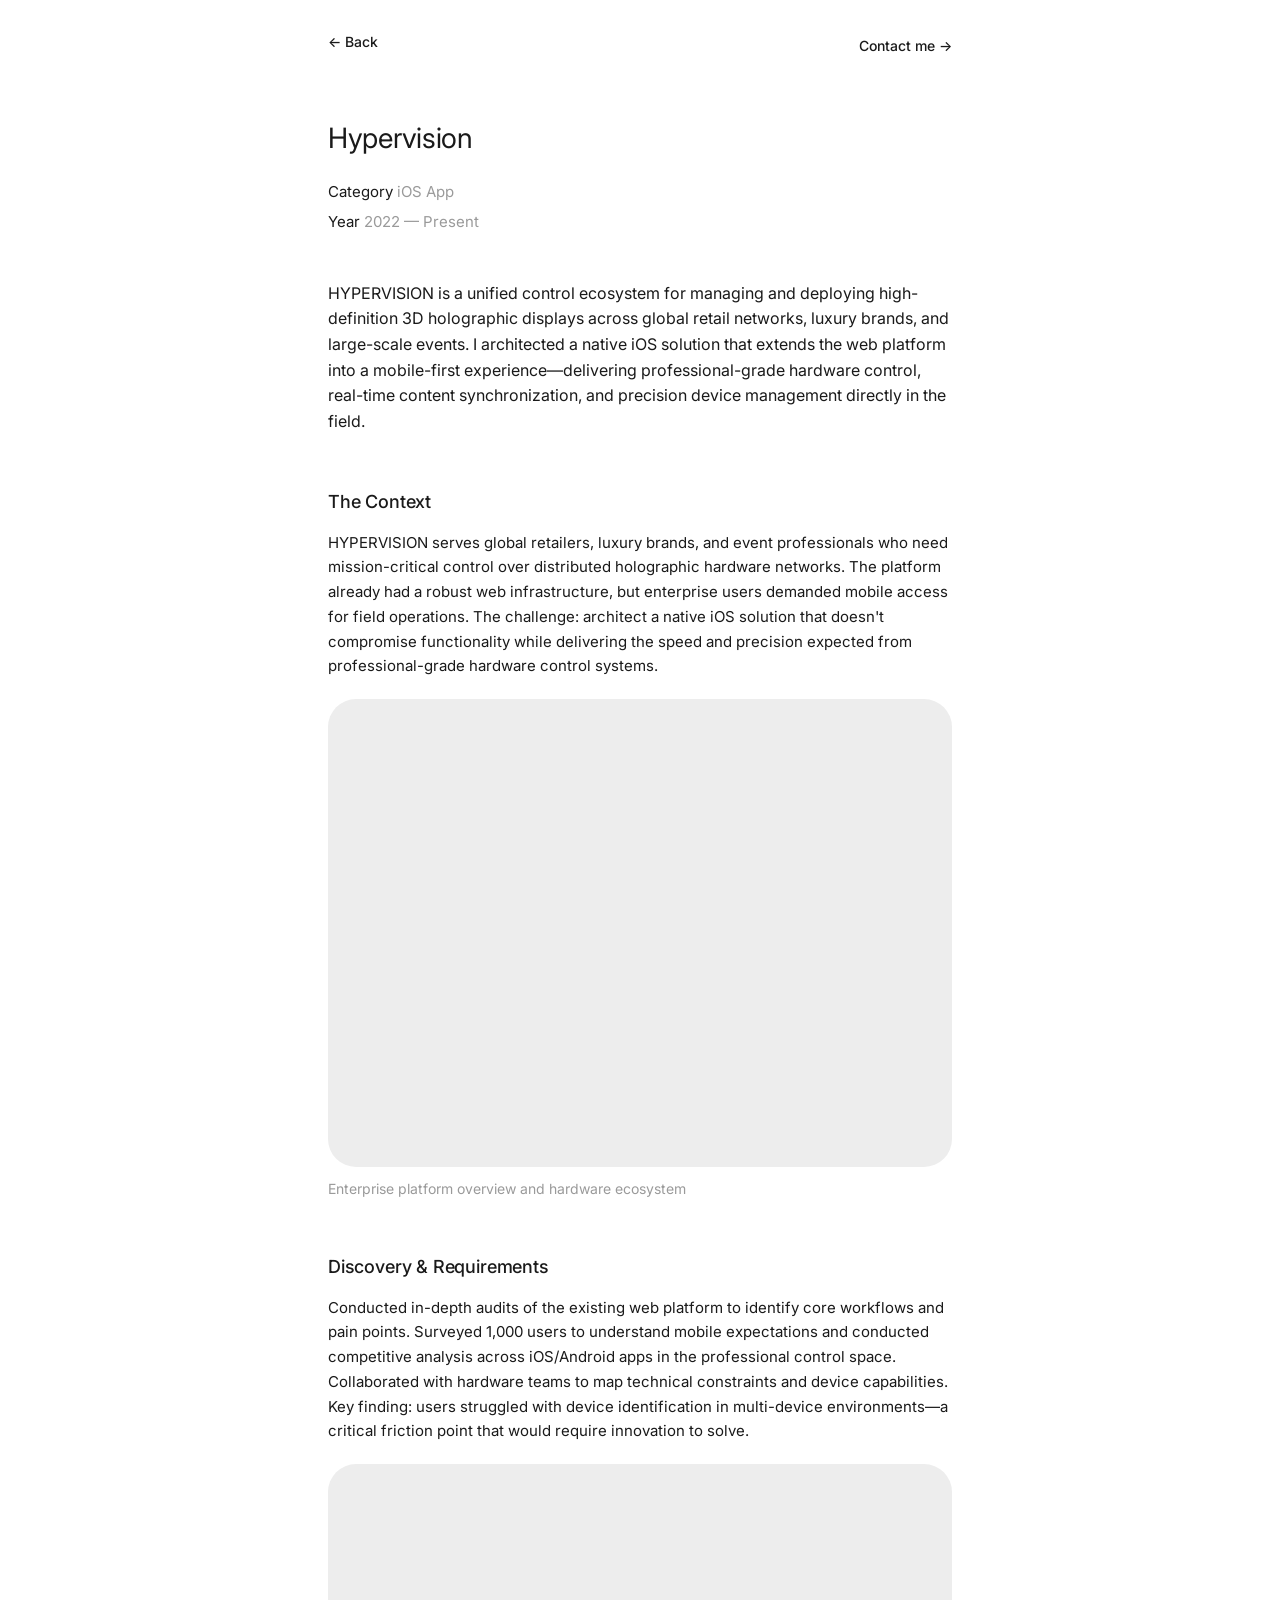
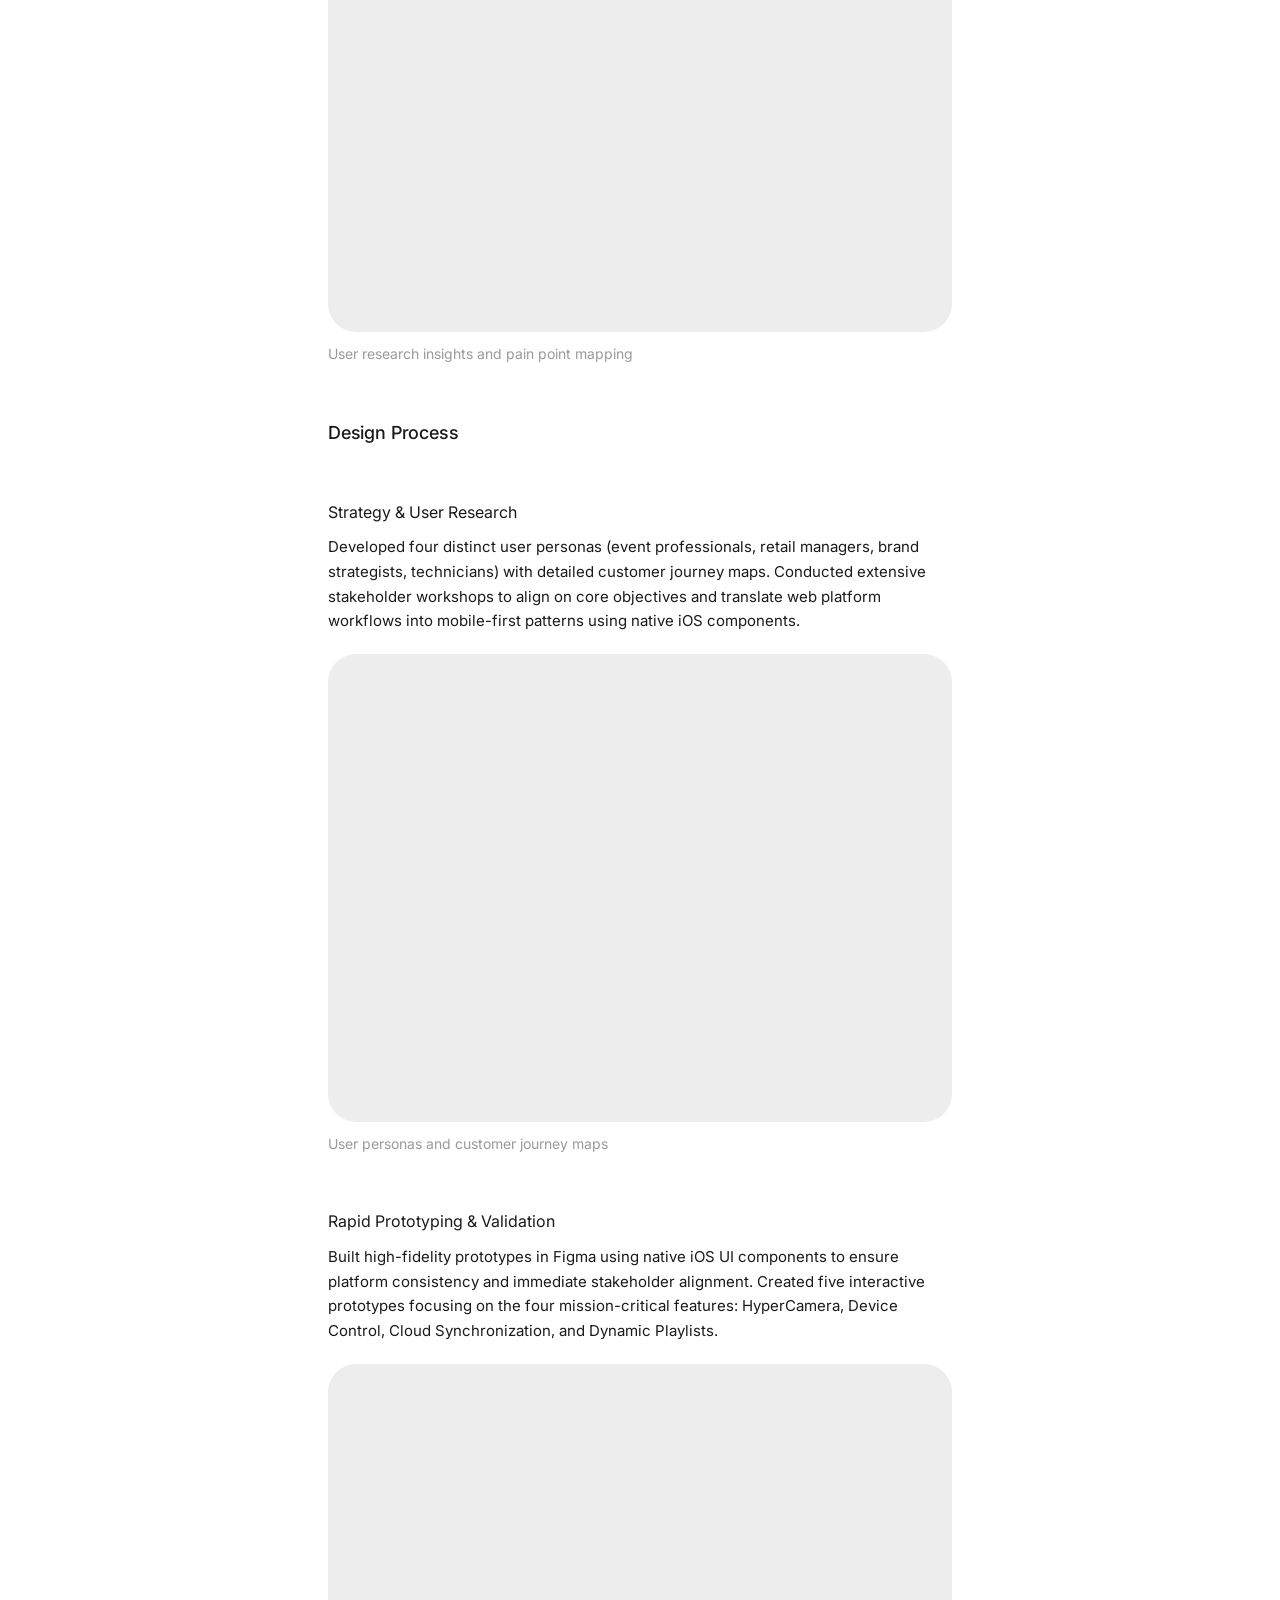
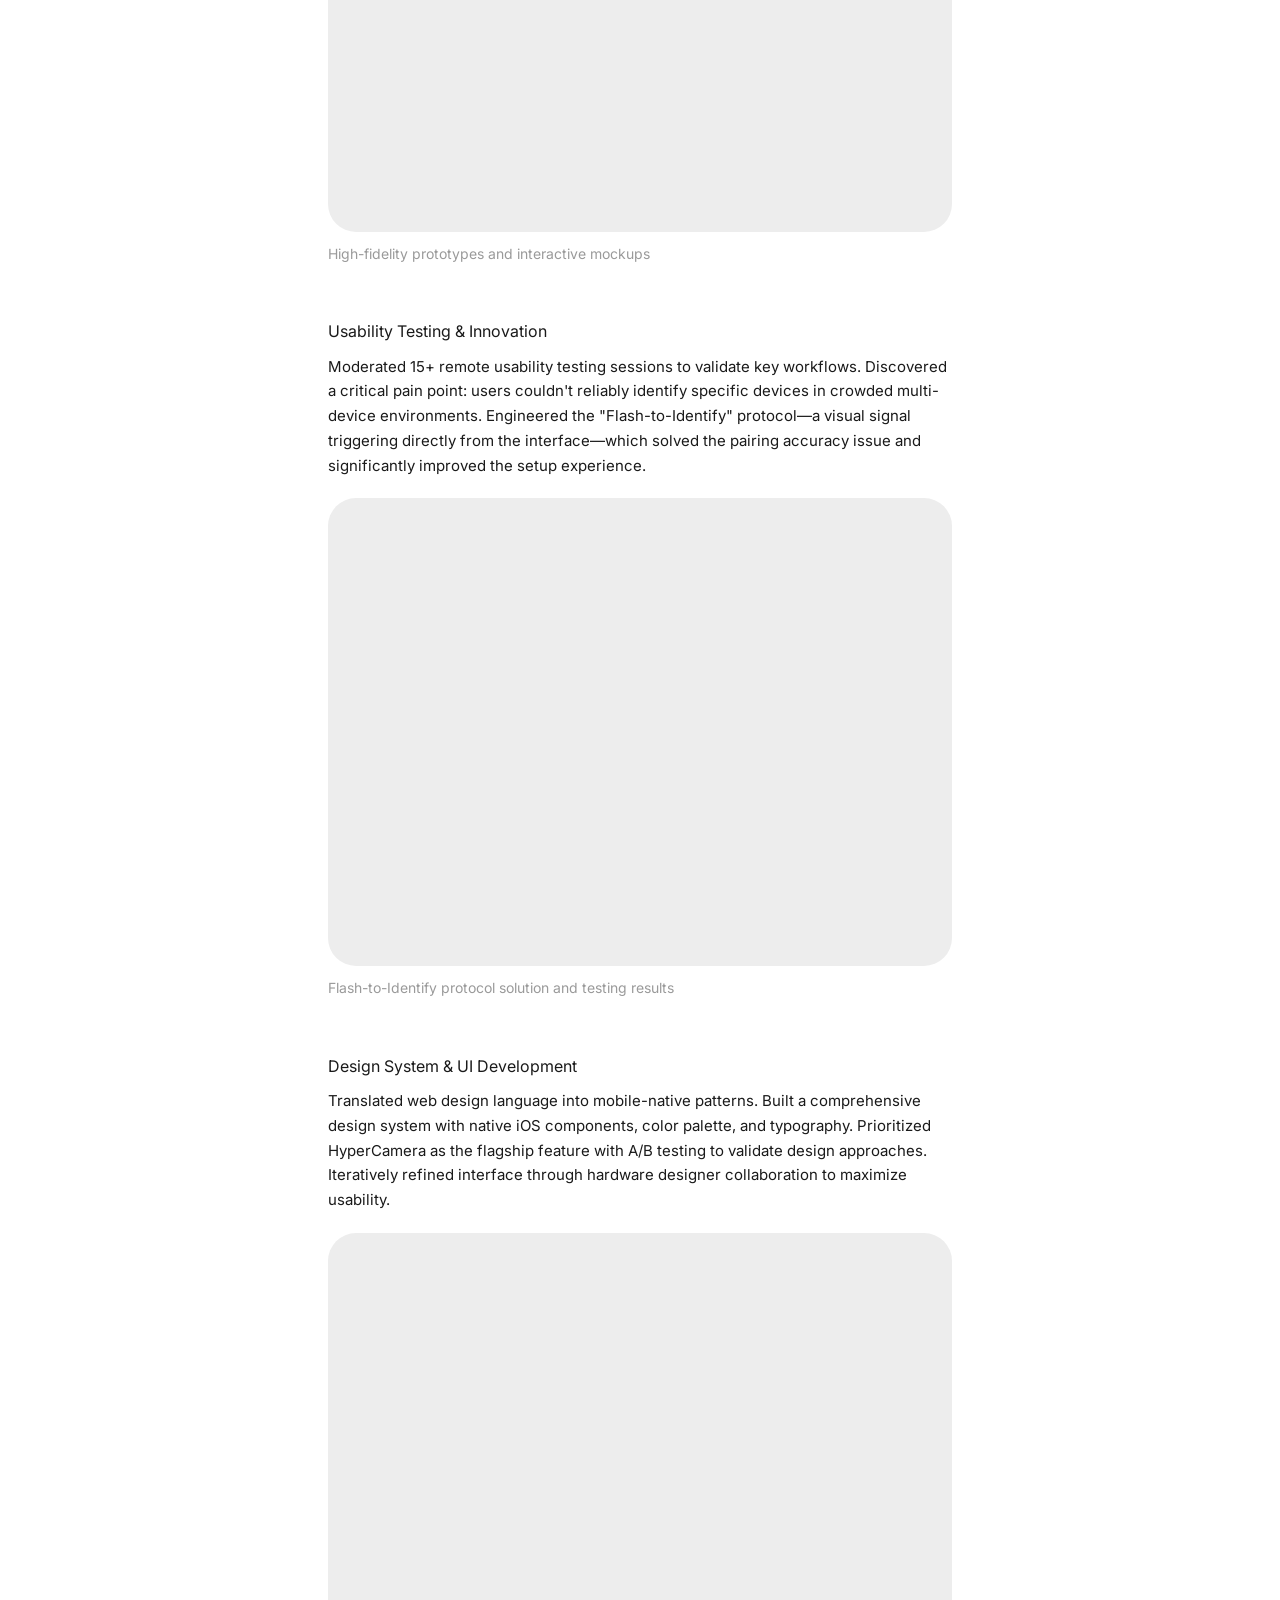
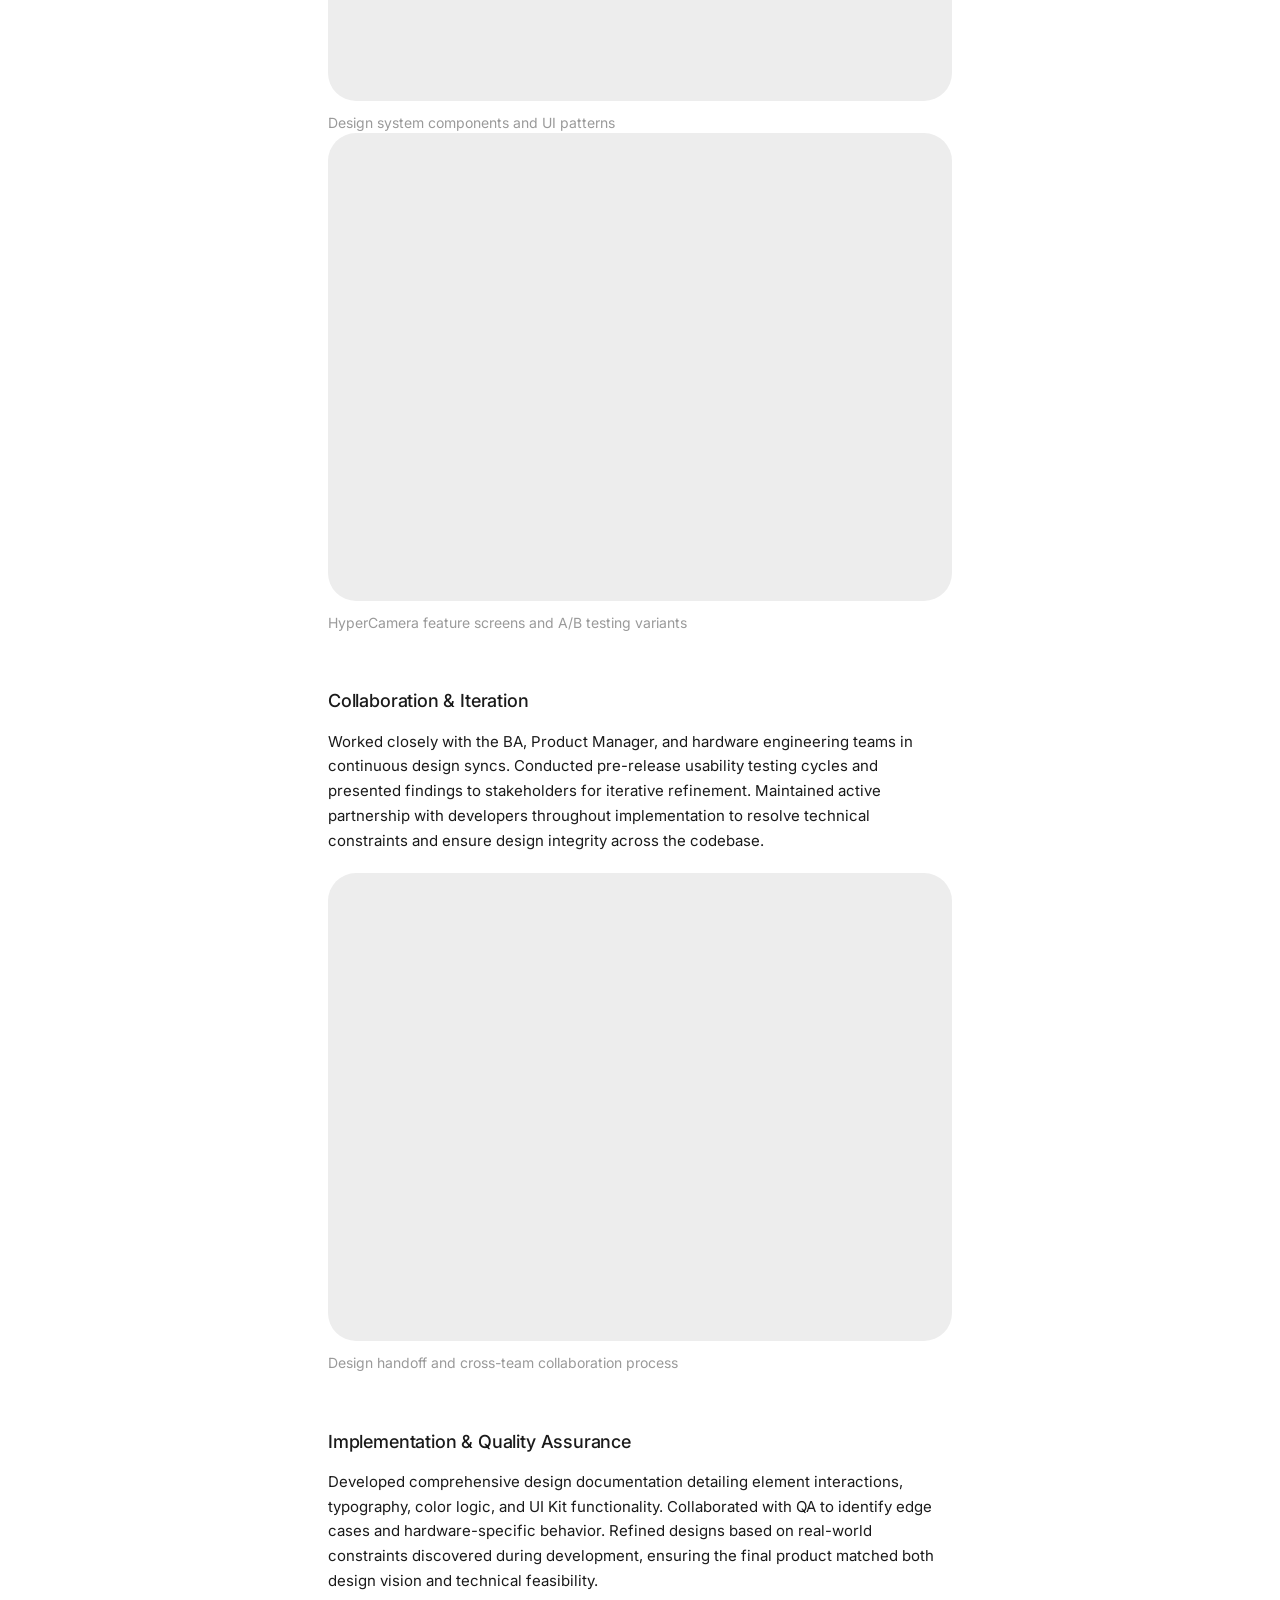
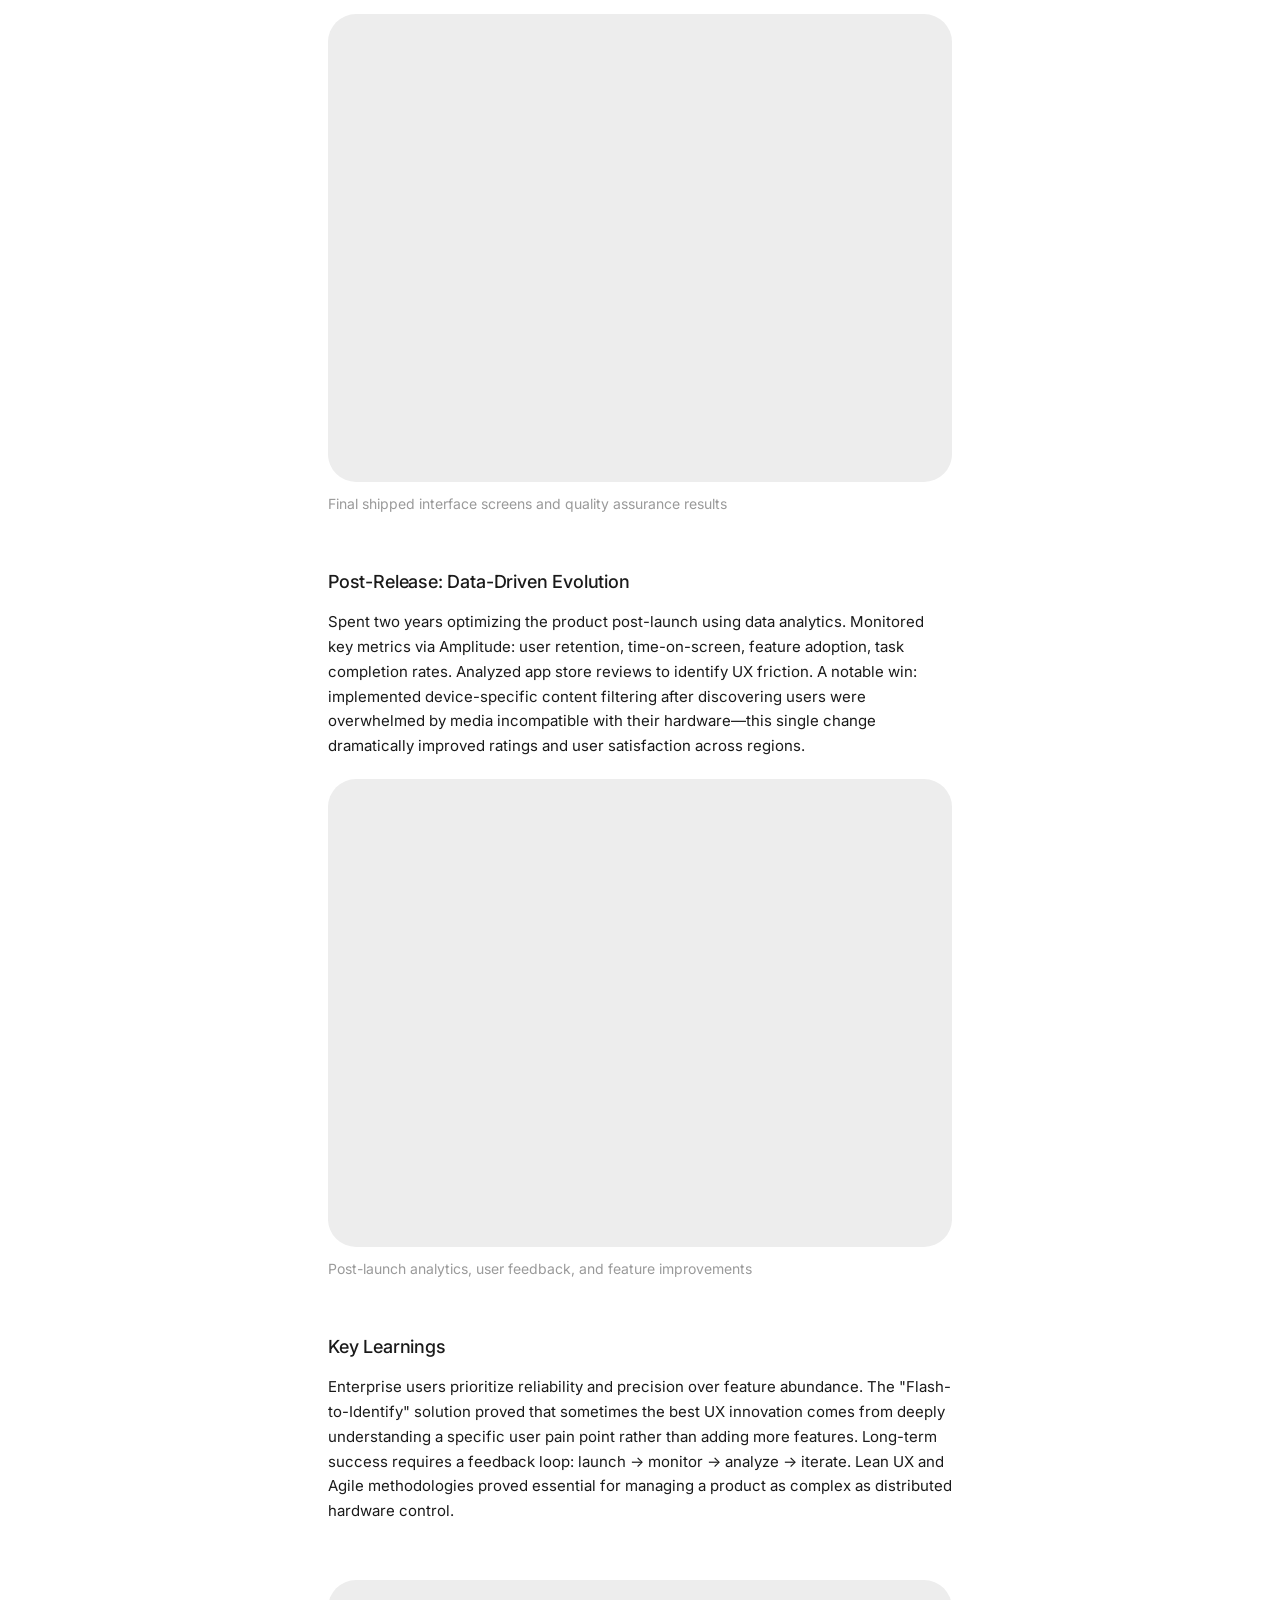
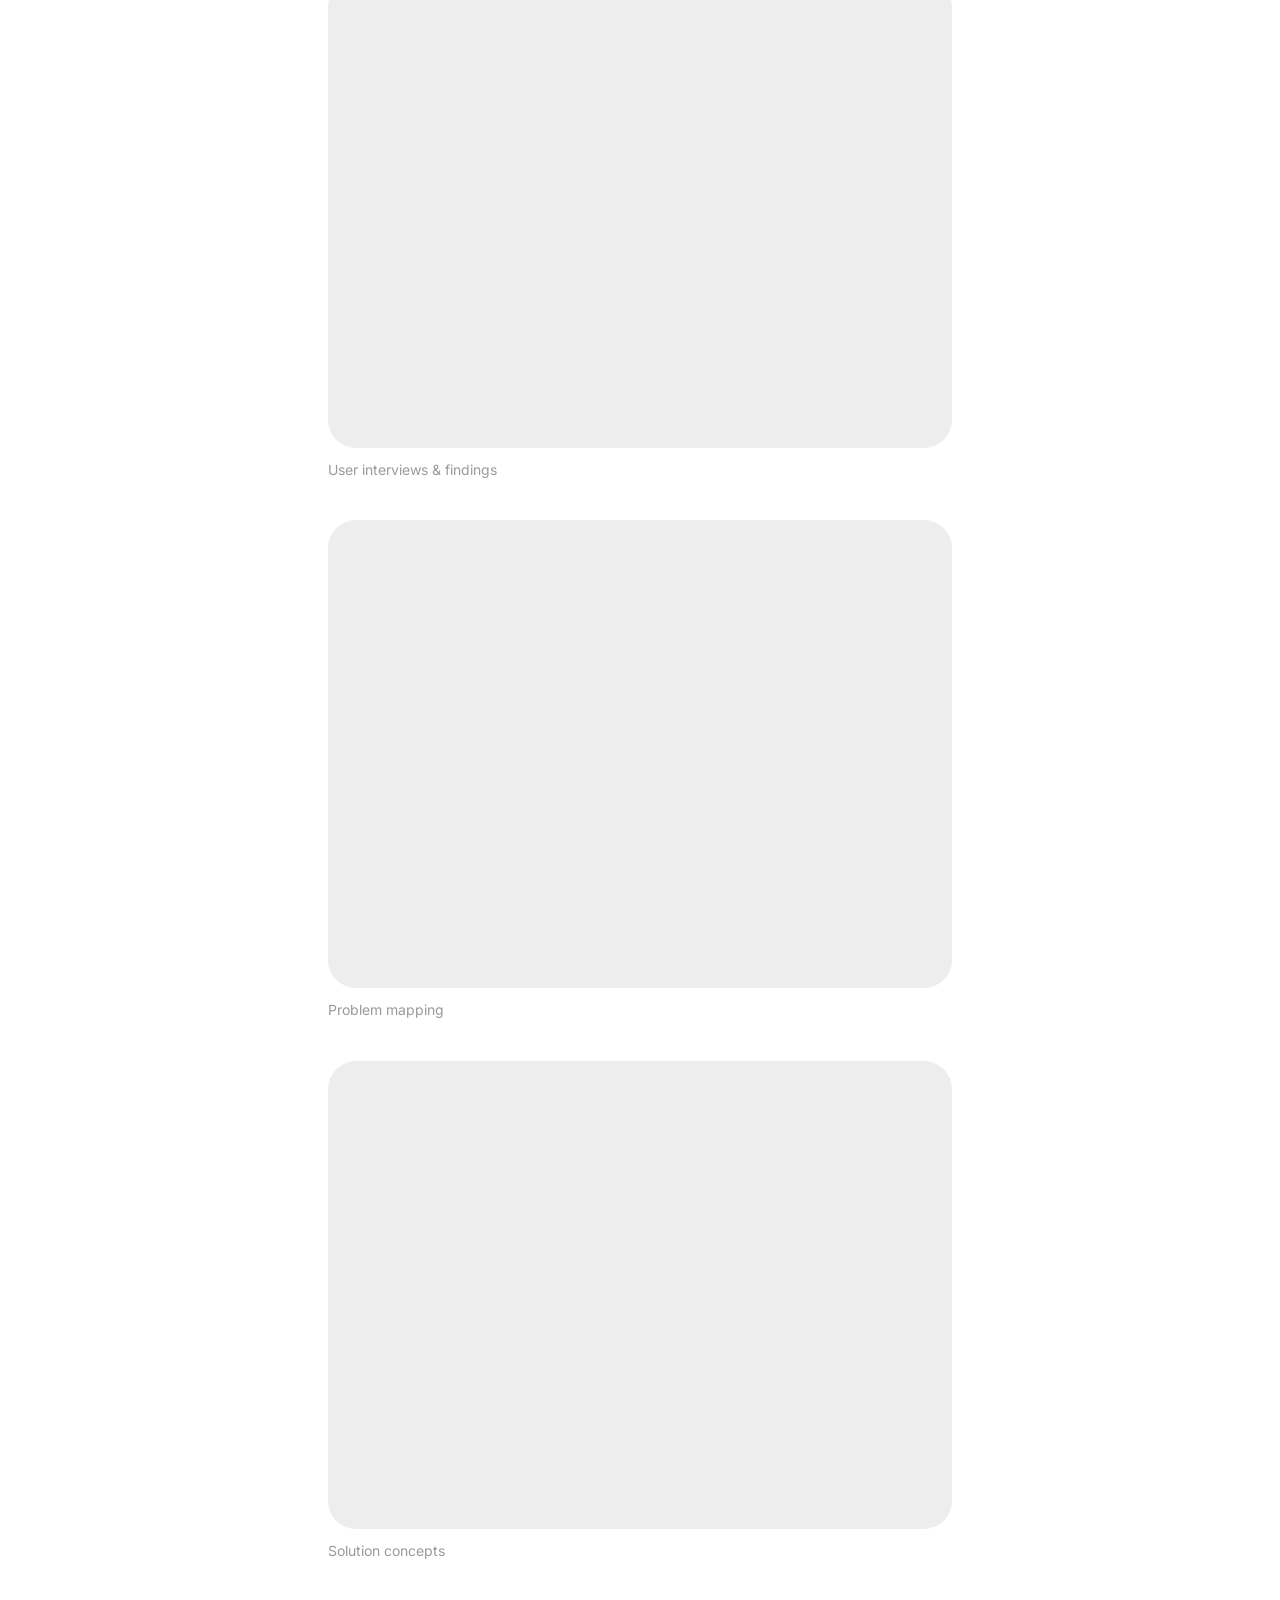
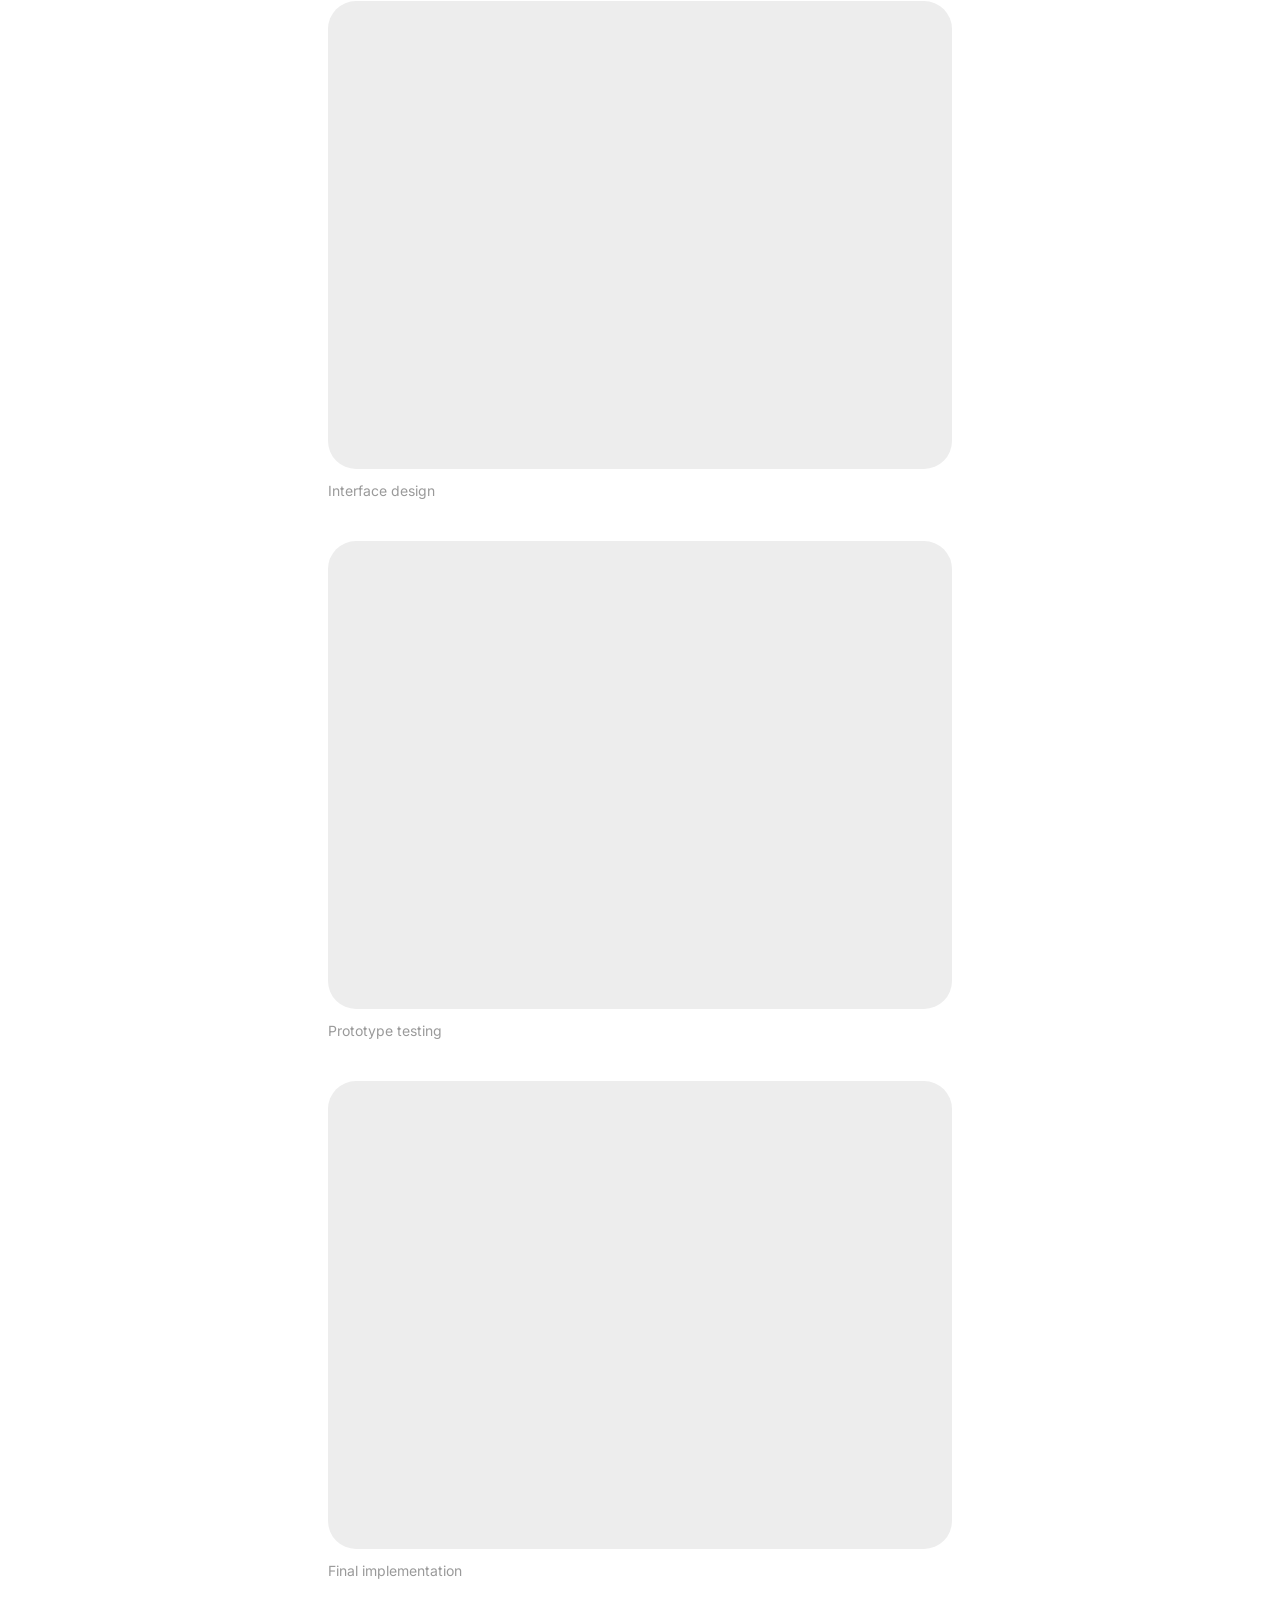
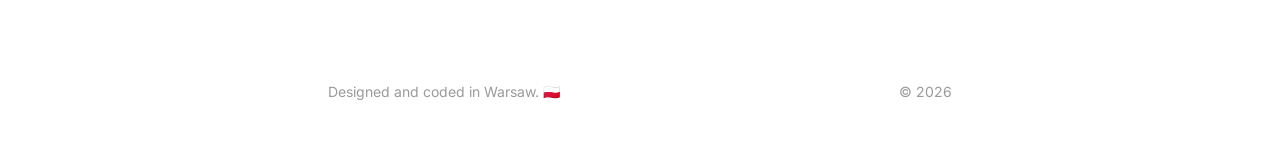
<file: project-4.html>
<!DOCTYPE html>
<html lang="ru">
<head>
  <meta charset="UTF-8" />
  <meta name="viewport" content="width=device-width, initial-scale=1.0" />
  <title>B2B Enterprise App Design | HYPERVISION | iOS Product Designer | Yahor</title>
  <meta name="description" content="Enterprise B2B case study: HYPERVISION iOS app for 3D holographic hardware control. Designed for global brands and event professionals. Covers design system, usability research, Flash-to-Identify innovation, and post-launch data-driven evolution." />
  <meta name="keywords" content="B2B app design, enterprise mobile design, iOS design, design system, usability testing, product designer, hardware control interface" />
  <meta property="og:title" content="HYPERVISION B2B Enterprise Design Case Study" />
  <meta property="og:description" content="Architecting a unified control ecosystem for distributed 3D holographic displays. Native iOS solution for enterprise users." />
  <meta property="og:image" content="https://yahorvdesign.com/og-image.svg" />
  <meta property="og:image:width" content="1200" />
  <meta property="og:image:height" content="630" />
  <meta name="twitter:card" content="summary_large_image" />
  <meta name="twitter:image" content="https://yahorvdesign.com/og-image.svg" />

  <link rel="icon" type="image/svg+xml" href="../favicon.svg" />

  <link rel="preconnect" href="https://fonts.googleapis.com" />
  <link rel="preconnect" href="https://fonts.gstatic.com" crossorigin />
  <link href="https://fonts.googleapis.com/css2?family=Inter:wght@400;500&display=swap" rel="stylesheet" />

  <link rel="stylesheet" href="css/style.css" />

  <!-- Google tag (gtag.js) -->
  <script async src="https://www.googletagmanager.com/gtag/js?id=G-53ZBM9MT7W"></script>
  <script>
    window.dataLayer = window.dataLayer || [];
    function gtag(){dataLayer.push(arguments);}
    gtag('js', new Date());

    gtag('config', 'G-53ZBM9MT7W');
  </script>
</head>
<body class="project-hypervision">
  <div class="container case-study">

    <!-- Header -->
    <header class="site-header case-header" data-reveal>
      <a href="index.html" class="back-btn">← Back</a>

      <nav class="nav">
        <a href="mailto:egorvasil123@gmail.com">Contact me <span class="arrow">→</span></a>
      </nav>
    </header>

    <!-- Project header -->
    <div class="case-intro" data-reveal>
      <h1 class="case-title">Hypervision</h1>
      <div class="case-meta">
        <p><strong>Category</strong> iOS App</p>
        <p><strong>Year</strong> 2022 — Present</p>
      </div>
    </div>

    <!-- Overview -->
    <article class="case-content" data-reveal>
      <p class="case-description">
        HYPERVISION is a unified control ecosystem for managing and deploying high-definition 3D holographic displays across global retail networks, luxury brands, and large-scale events. I architected a native iOS solution that extends the web platform into a mobile-first experience—delivering professional-grade hardware control, real-time content synchronization, and precision device management directly in the field.
      </p>
    </article>

    <!-- Section: The Context -->
    <section class="case-section" data-reveal>
      <h2 class="case-section-title">The Context</h2>
      <p class="case-text">HYPERVISION serves global retailers, luxury brands, and event professionals who need mission-critical control over distributed holographic hardware networks. The platform already had a robust web infrastructure, but enterprise users demanded mobile access for field operations. The challenge: architect a native iOS solution that doesn't compromise functionality while delivering the speed and precision expected from professional-grade hardware control systems.</p>

      <figure class="case-figure" data-reveal>
        <span class="placeholder"></span>
        <figcaption>Enterprise platform overview and hardware ecosystem</figcaption>
      </figure>
    </section>

    <!-- Section: Discovery & Requirements -->
    <section class="case-section" data-reveal>
      <h2 class="case-section-title">Discovery & Requirements</h2>
      <p class="case-text">Conducted in-depth audits of the existing web platform to identify core workflows and pain points. Surveyed 1,000 users to understand mobile expectations and conducted competitive analysis across iOS/Android apps in the professional control space. Collaborated with hardware teams to map technical constraints and device capabilities. Key finding: users struggled with device identification in multi-device environments—a critical friction point that would require innovation to solve.</p>

      <figure class="case-figure" data-reveal>
        <span class="placeholder"></span>
        <figcaption>User research insights and pain point mapping</figcaption>
      </figure>
    </section>

    <!-- Section: Design Process -->
    <section class="case-section" data-reveal>
      <h2 class="case-section-title">Design Process</h2>
    </section>

    <section class="case-section" data-reveal>
      <h3 class="case-subsection-title">Strategy & User Research</h3>
      <p class="case-text">Developed four distinct user personas (event professionals, retail managers, brand strategists, technicians) with detailed customer journey maps. Conducted extensive stakeholder workshops to align on core objectives and translate web platform workflows into mobile-first patterns using native iOS components.</p>

      <figure class="case-figure" data-reveal>
        <span class="placeholder"></span>
        <figcaption>User personas and customer journey maps</figcaption>
      </figure>
    </section>

    <section class="case-section" data-reveal>
      <h3 class="case-subsection-title">Rapid Prototyping & Validation</h3>
      <p class="case-text">Built high-fidelity prototypes in Figma using native iOS UI components to ensure platform consistency and immediate stakeholder alignment. Created five interactive prototypes focusing on the four mission-critical features: HyperCamera, Device Control, Cloud Synchronization, and Dynamic Playlists.</p>

      <figure class="case-figure" data-reveal>
        <span class="placeholder"></span>
        <figcaption>High-fidelity prototypes and interactive mockups</figcaption>
      </figure>
    </section>

    <section class="case-section" data-reveal>
      <h3 class="case-subsection-title">Usability Testing & Innovation</h3>
      <p class="case-text">Moderated 15+ remote usability testing sessions to validate key workflows. Discovered a critical pain point: users couldn't reliably identify specific devices in crowded multi-device environments. Engineered the "Flash-to-Identify" protocol—a visual signal triggering directly from the interface—which solved the pairing accuracy issue and significantly improved the setup experience.</p>

      <figure class="case-figure" data-reveal>
        <span class="placeholder"></span>
        <figcaption>Flash-to-Identify protocol solution and testing results</figcaption>
      </figure>
    </section>

    <section class="case-section" data-reveal>
      <h3 class="case-subsection-title">Design System & UI Development</h3>
      <p class="case-text">Translated web design language into mobile-native patterns. Built a comprehensive design system with native iOS components, color palette, and typography. Prioritized HyperCamera as the flagship feature with A/B testing to validate design approaches. Iteratively refined interface through hardware designer collaboration to maximize usability.</p>

      <figure class="case-figure" data-reveal>
        <span class="placeholder"></span>
        <figcaption>Design system components and UI patterns</figcaption>
      </figure>

      <figure class="case-figure" data-reveal>
        <span class="placeholder"></span>
        <figcaption>HyperCamera feature screens and A/B testing variants</figcaption>
      </figure>
    </section>

    <!-- Section: Collaboration & Iteration -->
    <section class="case-section" data-reveal>
      <h2 class="case-section-title">Collaboration & Iteration</h2>
      <p class="case-text">Worked closely with the BA, Product Manager, and hardware engineering teams in continuous design syncs. Conducted pre-release usability testing cycles and presented findings to stakeholders for iterative refinement. Maintained active partnership with developers throughout implementation to resolve technical constraints and ensure design integrity across the codebase.</p>

      <figure class="case-figure" data-reveal>
        <span class="placeholder"></span>
        <figcaption>Design handoff and cross-team collaboration process</figcaption>
      </figure>
    </section>

    <!-- Section: Implementation & QA -->
    <section class="case-section" data-reveal>
      <h2 class="case-section-title">Implementation & Quality Assurance</h2>
      <p class="case-text">Developed comprehensive design documentation detailing element interactions, typography, color logic, and UI Kit functionality. Collaborated with QA to identify edge cases and hardware-specific behavior. Refined designs based on real-world constraints discovered during development, ensuring the final product matched both design vision and technical feasibility.</p>

      <figure class="case-figure" data-reveal>
        <span class="placeholder"></span>
        <figcaption>Final shipped interface screens and quality assurance results</figcaption>
      </figure>
    </section>

    <!-- Section: Post-release Evolution -->
    <section class="case-section" data-reveal>
      <h2 class="case-section-title">Post-Release: Data-Driven Evolution</h2>
      <p class="case-text">Spent two years optimizing the product post-launch using data analytics. Monitored key metrics via Amplitude: user retention, time-on-screen, feature adoption, task completion rates. Analyzed app store reviews to identify UX friction. A notable win: implemented device-specific content filtering after discovering users were overwhelmed by media incompatible with their hardware—this single change dramatically improved ratings and user satisfaction across regions.</p>

      <figure class="case-figure" data-reveal>
        <span class="placeholder"></span>
        <figcaption>Post-launch analytics, user feedback, and feature improvements</figcaption>
      </figure>
    </section>

    <!-- Section: B2B Design Learnings -->
    <section class="case-section" data-reveal>
      <h2 class="case-section-title">Key Learnings</h2>
      <p class="case-text">Enterprise users prioritize reliability and precision over feature abundance. The "Flash-to-Identify" solution proved that sometimes the best UX innovation comes from deeply understanding a specific user pain point rather than adding more features. Long-term success requires a feedback loop: launch → monitor → analyze → iterate. Lean UX and Agile methodologies proved essential for managing a product as complex as distributed hardware control.</p>
    </section>

    <!-- Gallery stack -->
    <div class="case-gallery">
      <figure class="case-figure" data-reveal>
        <span class="placeholder"></span>
        <figcaption>User interviews & findings</figcaption>
      </figure>

      <figure class="case-figure" data-reveal>
        <span class="placeholder"></span>
        <figcaption>Problem mapping</figcaption>
      </figure>

      <figure class="case-figure" data-reveal>
        <span class="placeholder"></span>
        <figcaption>Solution concepts</figcaption>
      </figure>

      <figure class="case-figure" data-reveal>
        <span class="placeholder"></span>
        <figcaption>Interface design</figcaption>
      </figure>

      <figure class="case-figure" data-reveal>
        <span class="placeholder"></span>
        <figcaption>Prototype testing</figcaption>
      </figure>

      <figure class="case-figure" data-reveal>
        <span class="placeholder"></span>
        <figcaption>Final implementation</figcaption>
      </figure>
    </div>

    <!-- Footer -->
    <footer class="site-footer" data-reveal>
      <p>Designed and coded in Warsaw. 🇵🇱</p>
      <p>© 2026</p>
    </footer>

  </div>

  <script src="https://code.jquery.com/jquery-3.7.1.min.js"></script>
  <script src="js/main.js"></script>
</body>
</html>
</file>
<file: css/style.css>
/* ============================================================
   Egor — Portfolio
   ============================================================ */

:root {
  --bg: #ffffff;
  --text: #1a1a1a;
  --muted: #9a9a9a;
  --placeholder: #ededed;
  --line: #1a1a1a;

  --max-width: 1040px;
  --gutter: 28px;

  --font: 'Inter', -apple-system, BlinkMacSystemFont, 'Segoe UI', Helvetica, Arial, sans-serif;
}

*,
*::before,
*::after {
  box-sizing: border-box;
}

html {
  -webkit-font-smoothing: antialiased;
  -moz-osx-font-smoothing: grayscale;
}

body {
  margin: 0;
  background: var(--bg);
  color: var(--text);
  font-family: var(--font);
  font-size: 16px;
  line-height: 1.45;
  font-weight: 400;
}

a {
  color: inherit;
  text-decoration: none;
}

.container {
  max-width: var(--max-width);
  margin: 0 auto;
  padding: 32px var(--gutter) 56px;
}

/* ---------- Header ---------- */
.site-header {
  display: flex;
  align-items: flex-start;
  justify-content: space-between;
  padding-bottom: 80px;
}

.brand {
  display: flex;
  align-items: center;
  gap: 12px;
}

.brand__logo {
  width: 34px;
  height: 34px;
  flex-shrink: 0;
  display: block;
}

.brand__logo.animating {
  animation: logo-color-cycle 8s ease-in-out infinite;
}

@keyframes logo-color-cycle {
  0% {
    filter: hue-rotate(0deg);
  }
  25% {
    filter: hue-rotate(200deg);
  }
  50% {
    filter: hue-rotate(120deg);
  }
  75% {
    filter: hue-rotate(280deg);
  }
  100% {
    filter: hue-rotate(360deg);
  }
}

.brand__text {
  display: flex;
  flex-direction: column;
  line-height: 1.3;
}

.brand__name {
  font-weight: 500;
  font-size: 14px;
}

.brand__role {
  color: var(--muted);
  font-size: 14px;
}

.nav {
  display: flex;
  gap: 28px;
  font-weight: 500;
  font-size: 14px;
  padding-top: 4px;
}

.nav a {
  transition: opacity 0.2s ease;
}

.nav a:hover {
  opacity: 0.5;
}

/* ---------- Intro ---------- */
.intro {
  max-width: 560px;
  padding-bottom: 120px;
  position: relative;
}

.intro__text {
  margin: 0;
  font-weight: 400;
  font-size: 32px;
  line-height: 1.28;
  letter-spacing: -0.01em;
  position: relative;
  z-index: 2;
}

.intro__gradient {
  position: absolute;
  top: -180px;
  right: -450px;
  width: 700px;
  height: 700px;
  pointer-events: none;
  overflow: visible;
  display: none;
}

.blob {
  animation: float 6s ease-in-out infinite;
  transform-box: fill-box;
  transform-origin: center;
  will-change: transform;
}

.blob-1 {
  animation-delay: 0s;
  animation-duration: 7s;
}

.blob-2 {
  animation-delay: 1s;
  animation-duration: 8s;
}

.blob-3 {
  animation-delay: 2s;
  animation-duration: 9s;
}

.blob-4 {
  animation-delay: 3s;
  animation-duration: 10s;
}

@keyframes float {
  0%, 100% {
    transform: translate(0, 0) scale(1);
  }
  25% {
    transform: translate(30px, -40px) scale(1.1);
  }
  50% {
    transform: translate(-20px, 30px) scale(0.95);
  }
  75% {
    transform: translate(40px, 20px) scale(1.05);
  }
}

.intro__link {
  text-decoration: underline;
  text-underline-offset: 4px;
  text-decoration-thickness: 1px;
  transition: opacity 0.2s ease;
}

.intro__link:hover {
  opacity: 0.5;
}

/* ---------- Section label ---------- */
.section-label {
  margin: 0 0 28px;
  font-weight: 400;
  font-size: 15px;
  color: var(--muted);
}

.section-label .arrow {
  display: inline-block;
}

/* ---------- Work grid ---------- */
.work {
  padding-bottom: 120px;
}

.grid {
  display: grid;
  grid-template-columns: repeat(3, 1fr);
  column-gap: 24px;
  row-gap: 56px;
}

.project__media {
  display: block;
  position: relative;
  overflow: hidden;
  border-radius: 18px;
  transition: border-radius 0.5s cubic-bezier(0.16, 1, 0.3, 1), transform 0.8s cubic-bezier(0.16, 1, 0.3, 1);
}

.project:not(:nth-child(5)) .project__media:hover {
  border-radius: 32px;
}

.project:nth-child(5) .project__media:hover {
  transform: rotate(-3deg);
}

.coming-soon .project__media {
  cursor: default;
}

.placeholder {
  display: block;
  width: 100%;
  aspect-ratio: 4 / 3;
  background: var(--placeholder);
  transition: transform 0.5s cubic-bezier(0.16, 1, 0.3, 1), background 0.5s cubic-bezier(0.16, 1, 0.3, 1);
}

/* Project colors on hover */
.project:nth-child(1) .project__media:hover .placeholder {
  background: #D9D7F0;
}

.project:nth-child(2) .project__media:hover .placeholder {
  background: #D7E3D0;
}

.project:nth-child(3) .project__media:hover .placeholder {
  background: #FDEAB9;
}

.project:nth-child(4) .project__media:hover .placeholder {
  background: #B4D6FD;
}

.project__media:hover .placeholder {
  transform: scale(1.03);
}

.project__meta {
  margin-top: 14px;
  max-width: 90%;
}

.project__title {
  margin: 0 0 2px;
  font-weight: 400;
  font-size: 15px;
  line-height: 1.35;
}

.project__info {
  margin: 0;
  font-size: 15px;
  color: var(--muted);
  line-height: 1.35;
}

.project__info strong {
  font-weight: 400;
  color: var(--text);
}

.nda {
  white-space: nowrap;
  font-size: 13px;
}

/* ---------- Contact ---------- */
.contact {
  padding-bottom: 140px;
}

.contact__links {
  list-style: none;
  margin: 0;
  padding: 0;
}

.contact__links li {
  margin-bottom: 4px;
}

.contact__links a {
  text-decoration: underline;
  text-underline-offset: 4px;
  text-decoration-thickness: 1px;
  font-size: 15px;
  transition: opacity 0.2s ease;
}

.contact__links a:hover {
  opacity: 0.5;
}

/* ---------- Footer ---------- */
.site-footer {
  display: flex;
  align-items: center;
  justify-content: space-between;
  color: var(--muted);
  font-size: 14px;
}

.site-footer p {
  margin: 0;
}


/* ---------- Case study pages ---------- */
.case-study {
  max-width: 680px;
}

.case-header {
  padding-bottom: 64px;
}

.back-btn {
  font-weight: 500;
  font-size: 14px;
  transition: opacity 0.2s ease;
}

.back-btn:hover {
  opacity: 0.5;
}

.case-intro {
  padding-bottom: 48px;
}

.case-title {
  margin: 0 0 24px;
  font-weight: 400;
  font-size: 28px;
  line-height: 1.32;
  letter-spacing: -0.01em;
}

.case-meta {
  display: flex;
  flex-direction: column;
  gap: 8px;
  font-size: 15px;
  color: var(--muted);
}

.case-meta p {
  margin: 0;
}

.case-meta strong {
  font-weight: 400;
  color: var(--text);
}

.case-content {
  padding-bottom: 56px;
}

.case-description {
  margin: 0;
  font-size: 16px;
  line-height: 1.6;
}

.case-gallery {
  display: flex;
  flex-direction: column;
  gap: 40px;
  padding-bottom: 100px;
}

.case-figure {
  margin: 0;
  padding: 0;
}

.case-figure .placeholder {
  width: 100%;
  aspect-ratio: 4 / 3;
  margin-bottom: 12px;
  border-radius: 16px;
}

.project-hypervision .case-figure .placeholder {
  border-radius: 28px;
}

.case-figure figcaption {
  font-size: 14px;
  color: var(--muted);
}

.case-section {
  margin-bottom: 56px;
}

.case-section-title {
  margin: 0 0 16px;
  font-weight: 500;
  font-size: 18px;
  line-height: 1.35;
  letter-spacing: -0.01em;
}

.case-subsection-title {
  margin: 0 0 12px;
  font-weight: 400;
  font-size: 16px;
  line-height: 1.4;
}

.case-text {
  margin: 0 0 20px;
  font-size: 15px;
  line-height: 1.65;
  color: var(--text);
}

/* ---------- Reveal animation ---------- */
[data-reveal] {
  opacity: 0;
  transform: translateY(16px);
  transition: opacity 0.7s ease, transform 0.7s cubic-bezier(0.16, 1, 0.3, 1);
}

[data-reveal].is-visible {
  opacity: 1;
  transform: none;
}

/* ---------- Responsive ---------- */
@media (min-width: 1024px) {
  .intro__gradient {
    display: block;
  }
}

@media (max-width: 860px) {
  .intro__text {
    font-size: 28px;
  }

  .intro__gradient {
    display: none !important;
  }

  .grid {
    grid-template-columns: repeat(2, 1fr);
    row-gap: 48px;
  }
}

@media (max-width: 560px) {
  .container {
    padding: 24px 20px 48px;
  }

  .site-header {
    flex-direction: column;
    gap: 24px;
    padding-bottom: 56px;
  }

  .nav {
    gap: 22px;
    padding-top: 0;
  }

  .intro {
    padding-bottom: 80px;
  }

  .intro__text {
    font-size: 24px;
  }

  .work,
  .contact {
    padding-bottom: 80px;
  }

  .grid {
    grid-template-columns: 1fr;
    row-gap: 40px;
  }

  .site-footer {
    flex-direction: column;
    align-items: flex-start;
    gap: 8px;
  }

  .case-title {
    font-size: 24px;
  }

  .case-header {
    padding-bottom: 48px;
  }

  .case-intro {
    padding-bottom: 40px;
  }

  .case-gallery {
    gap: 32px;
    padding-bottom: 80px;
  }
}
</file>
